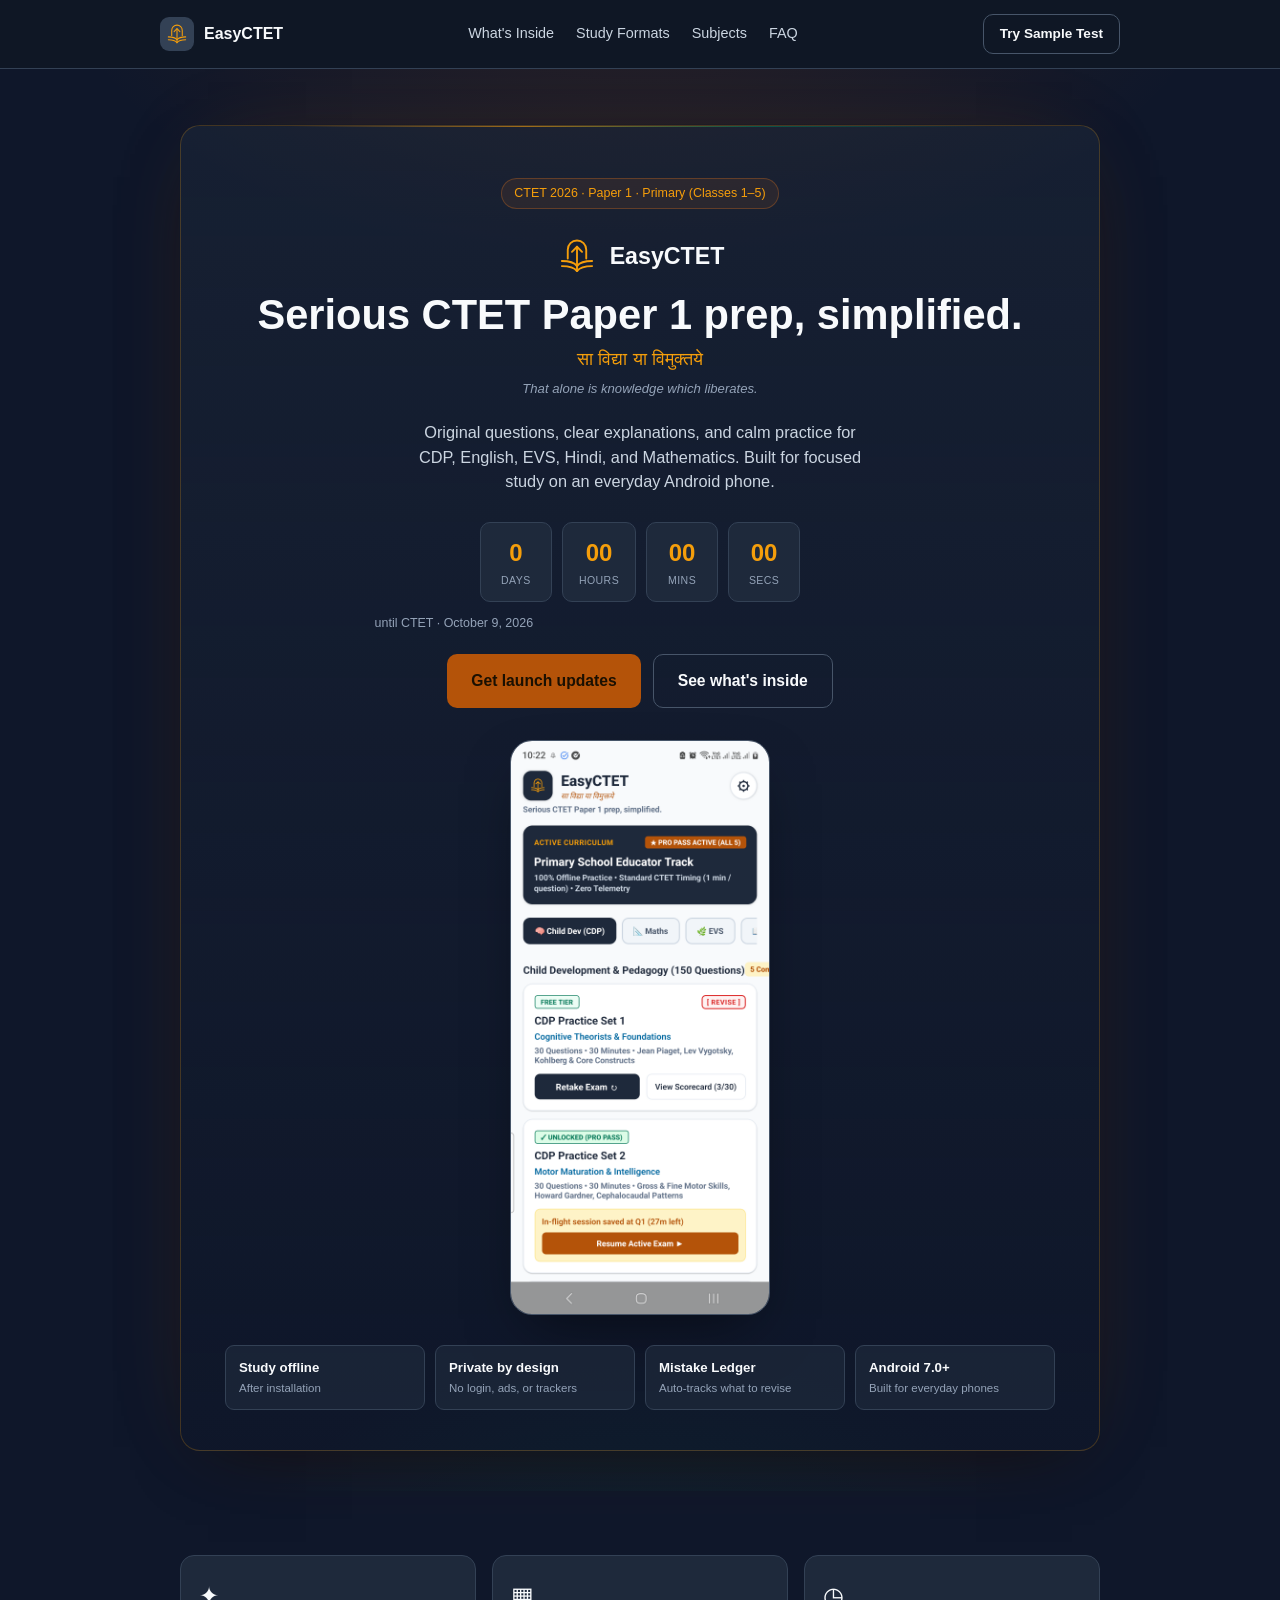
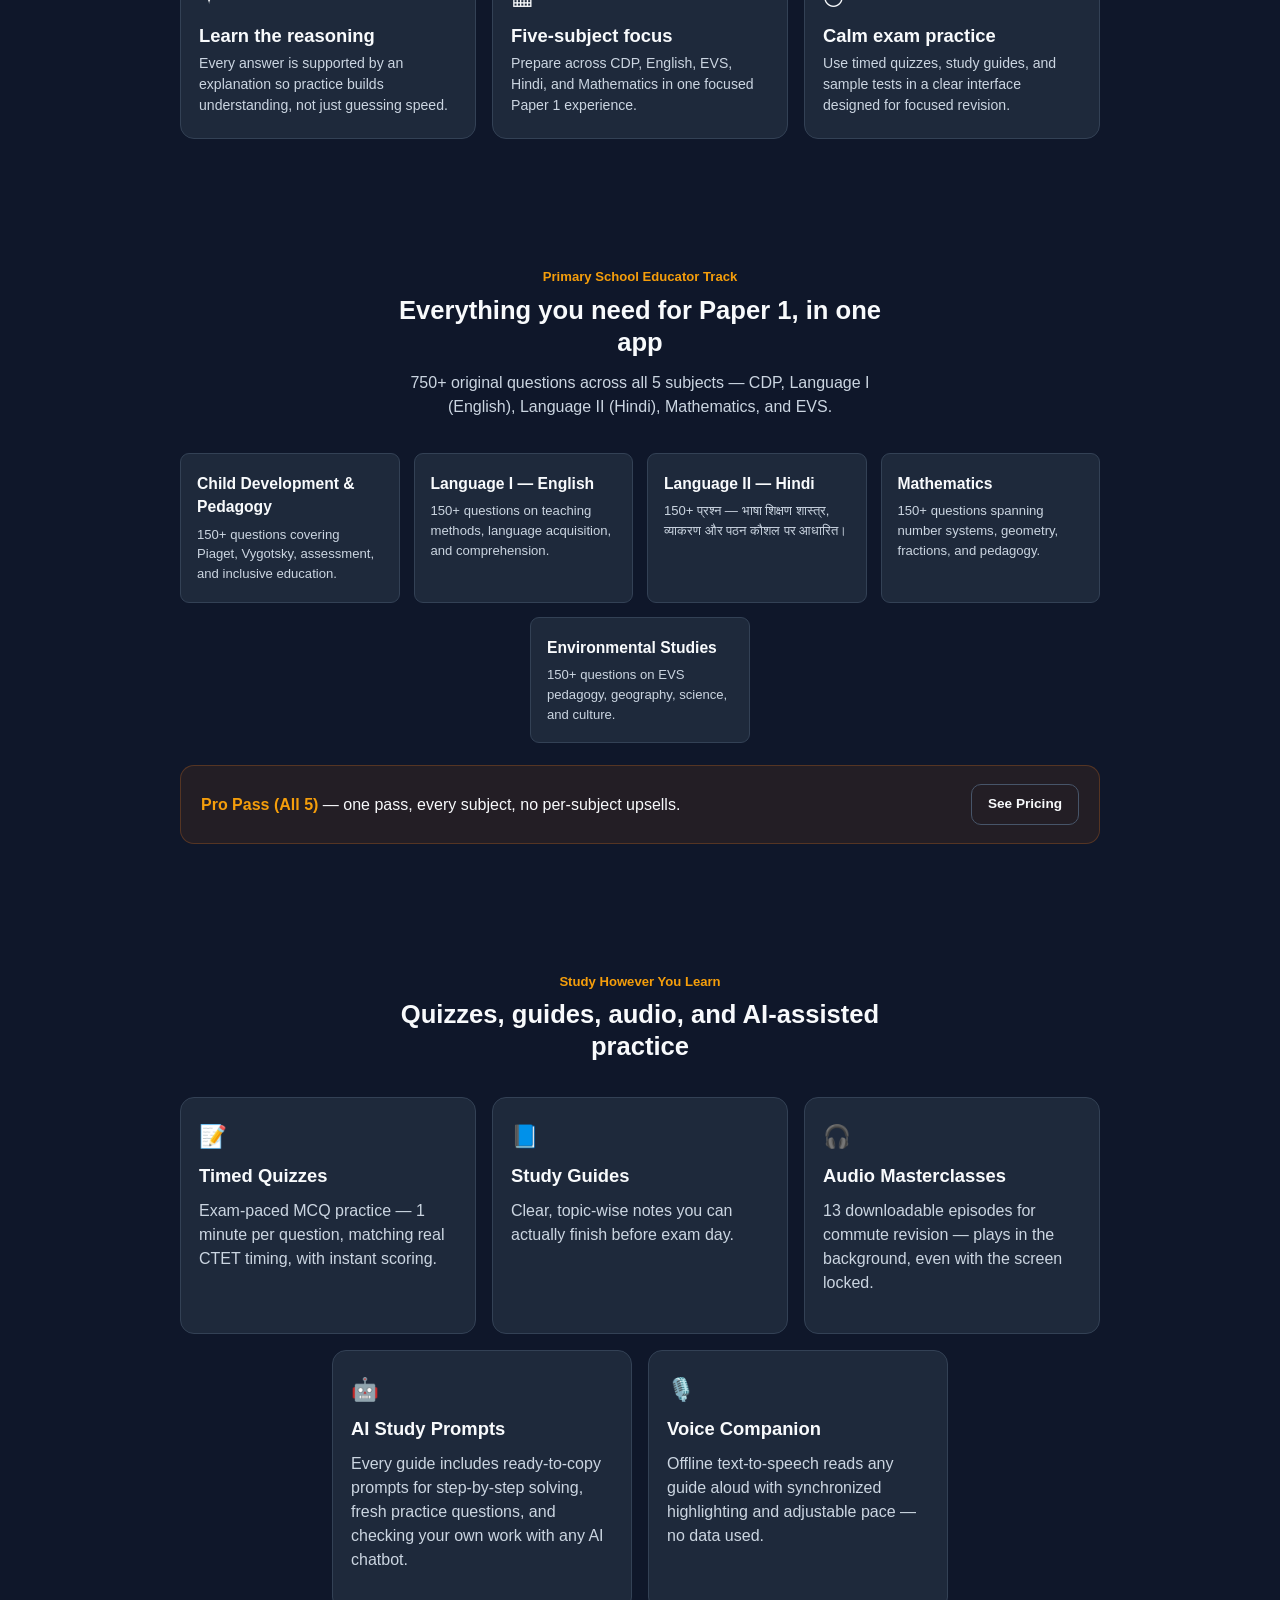
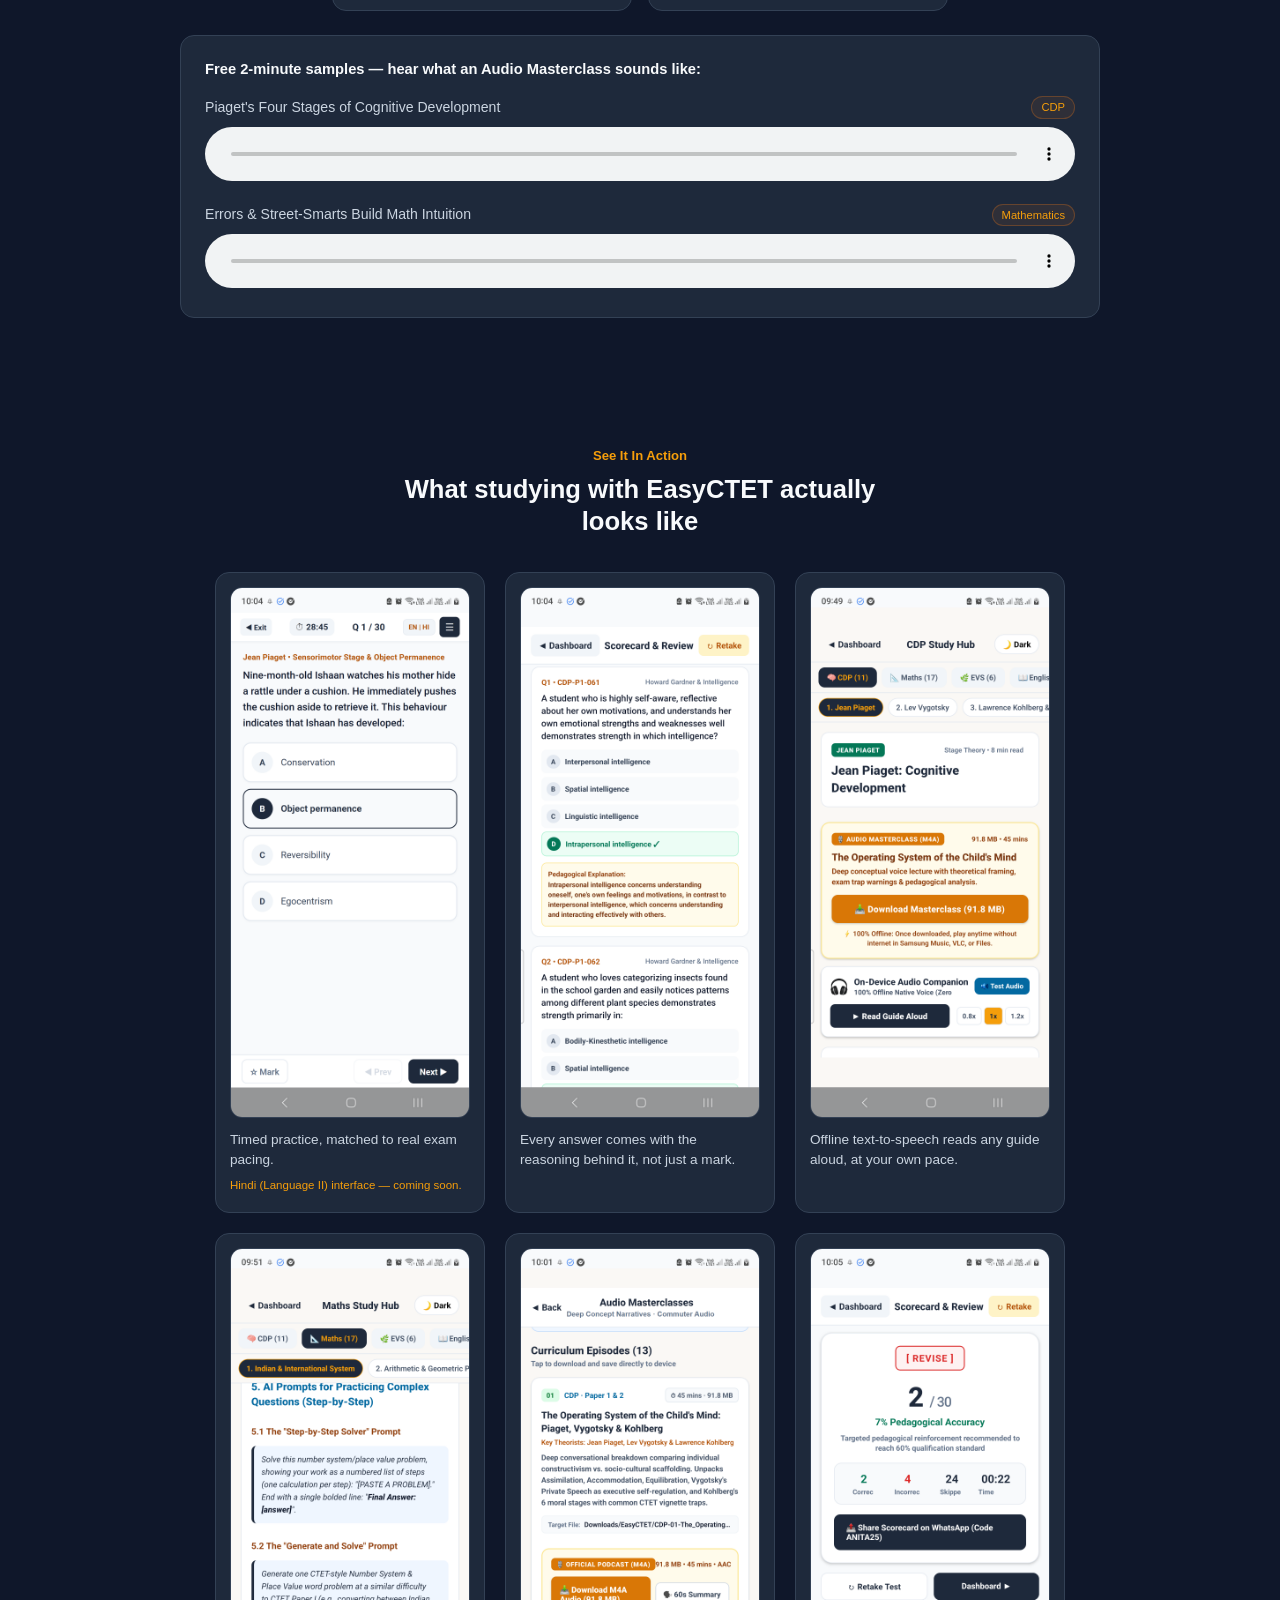
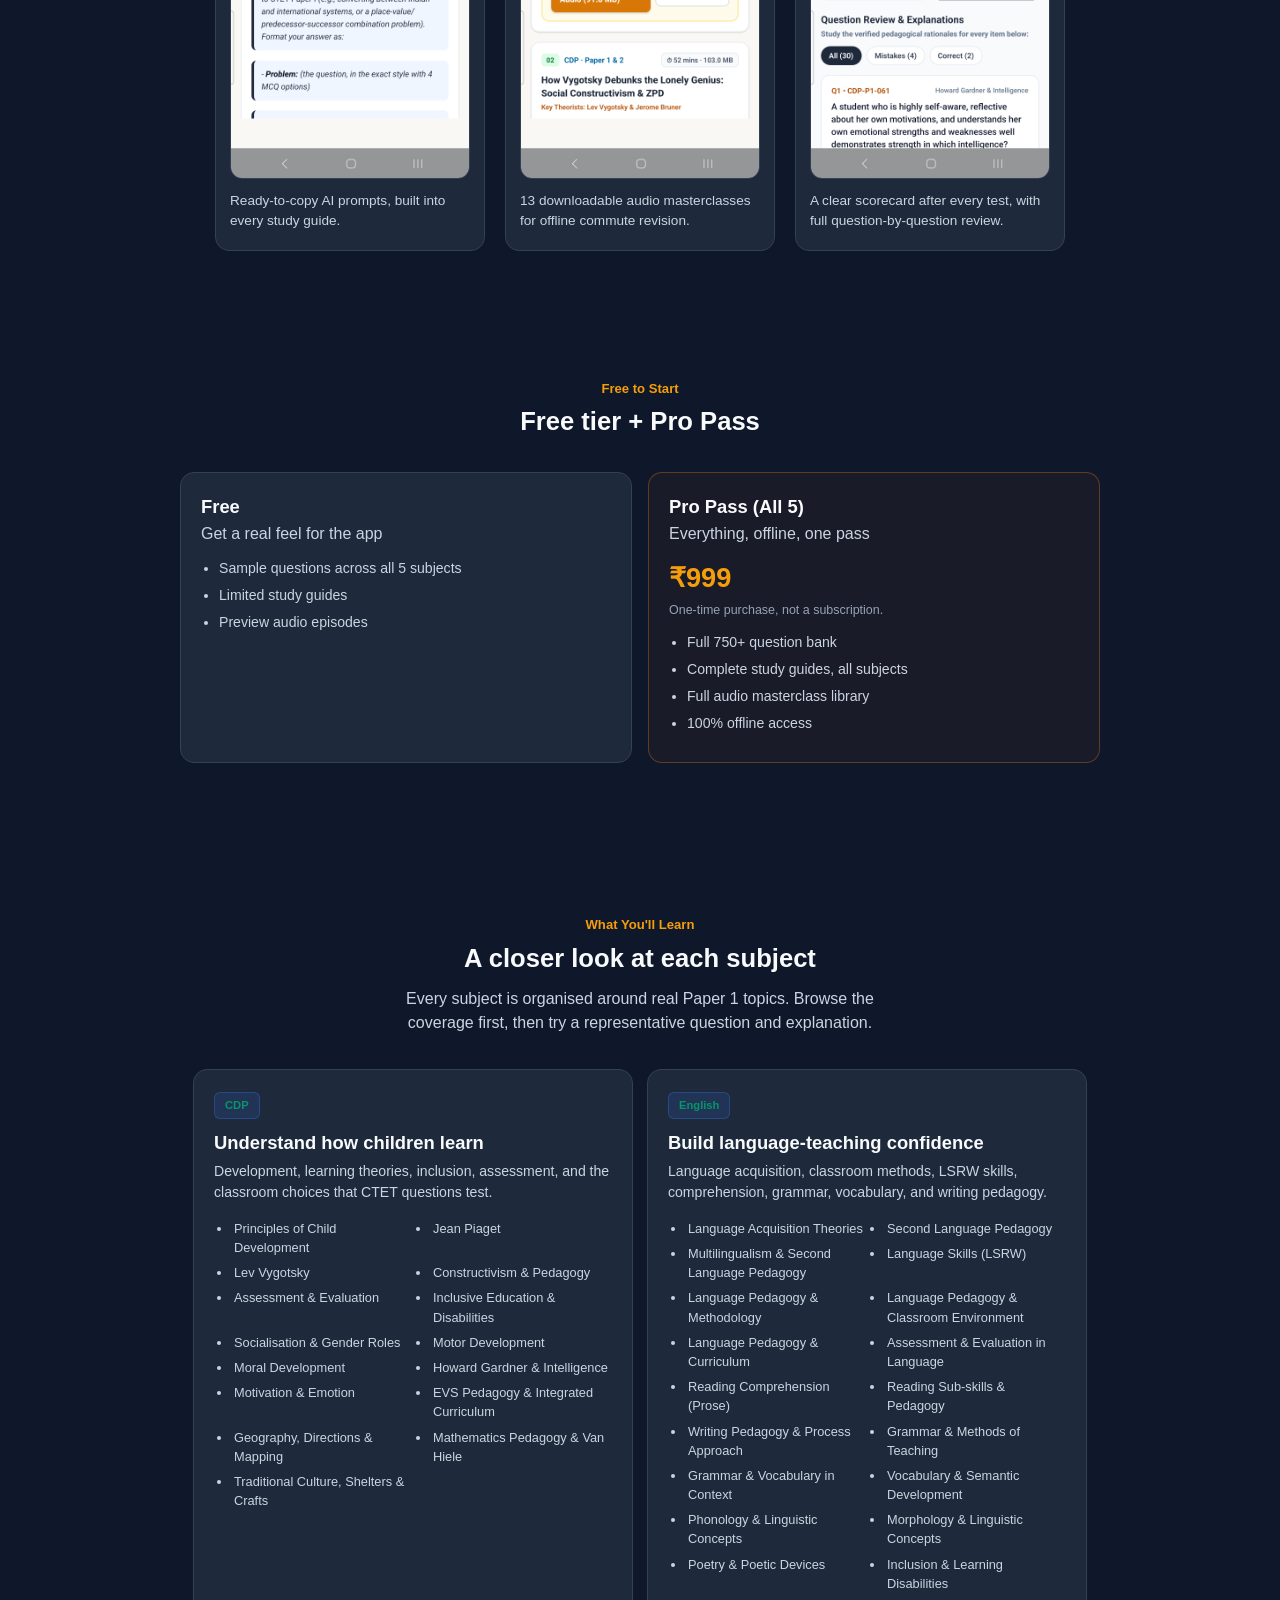
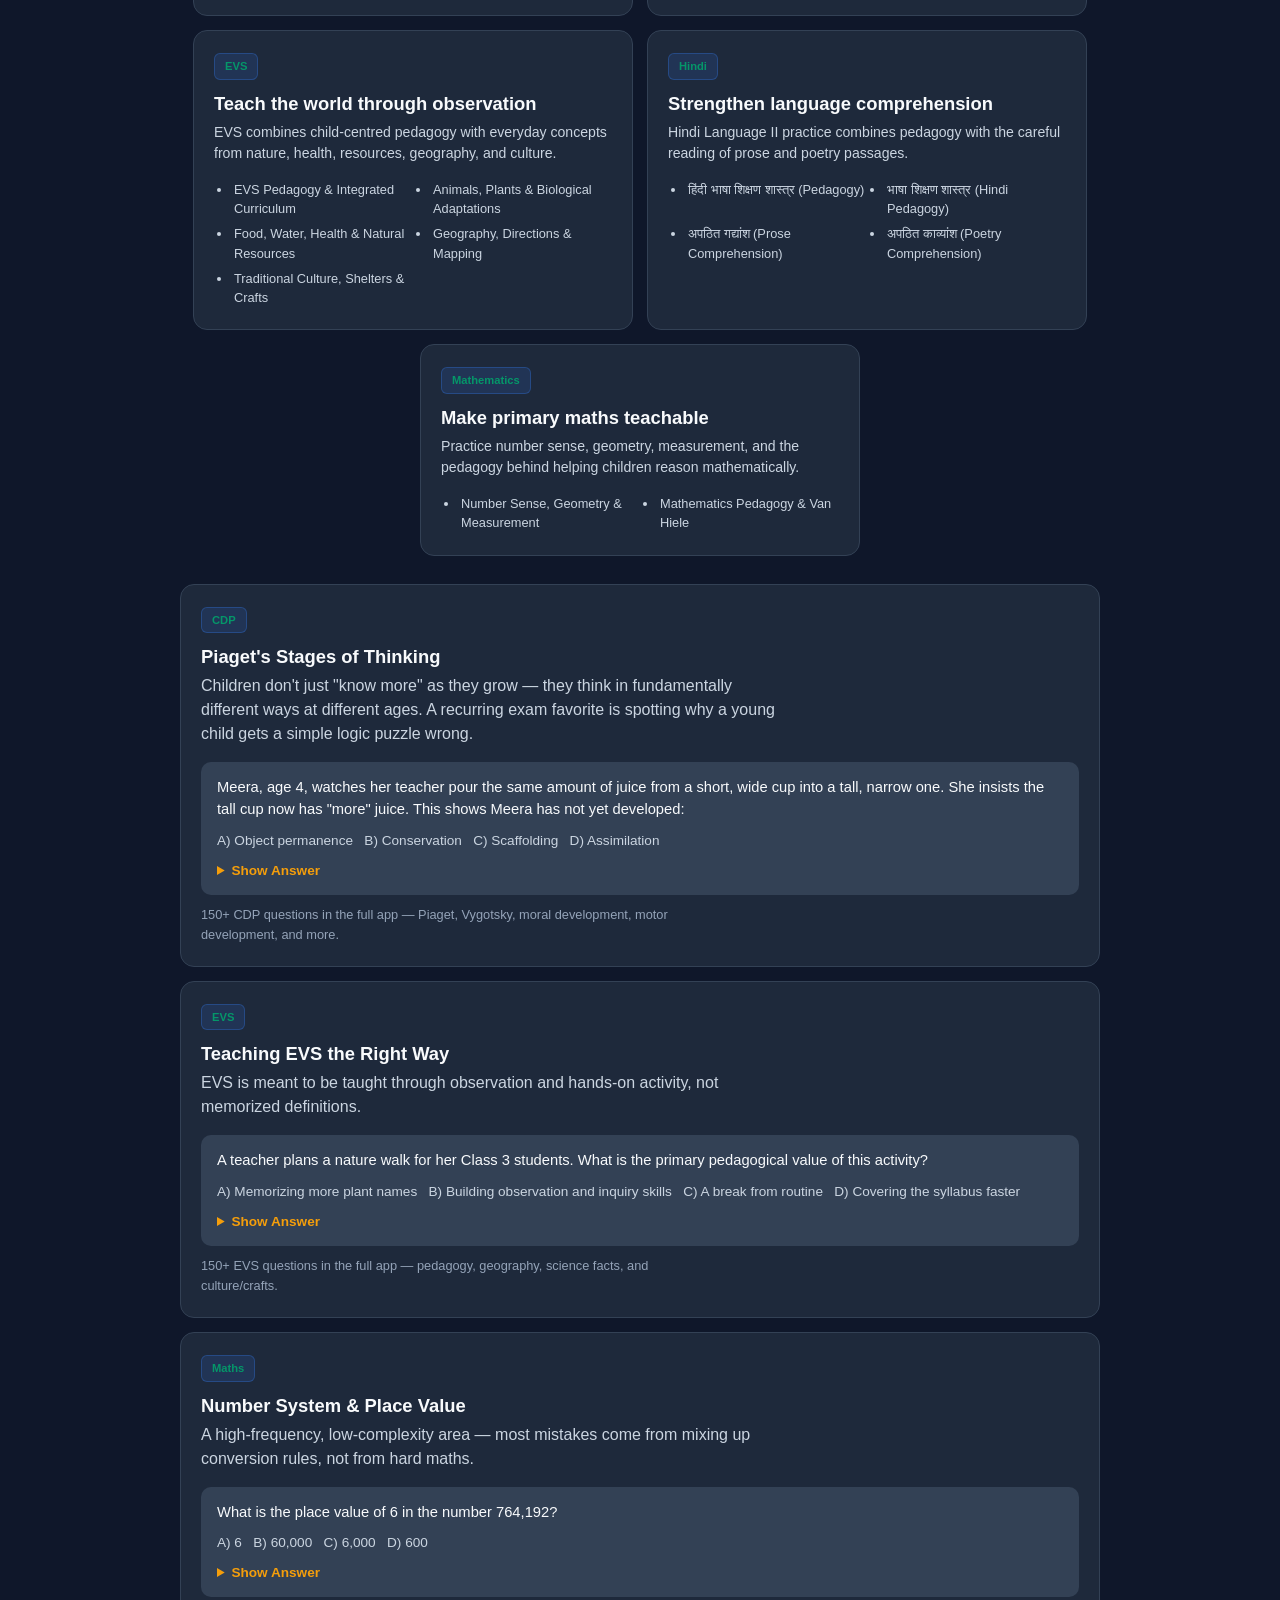
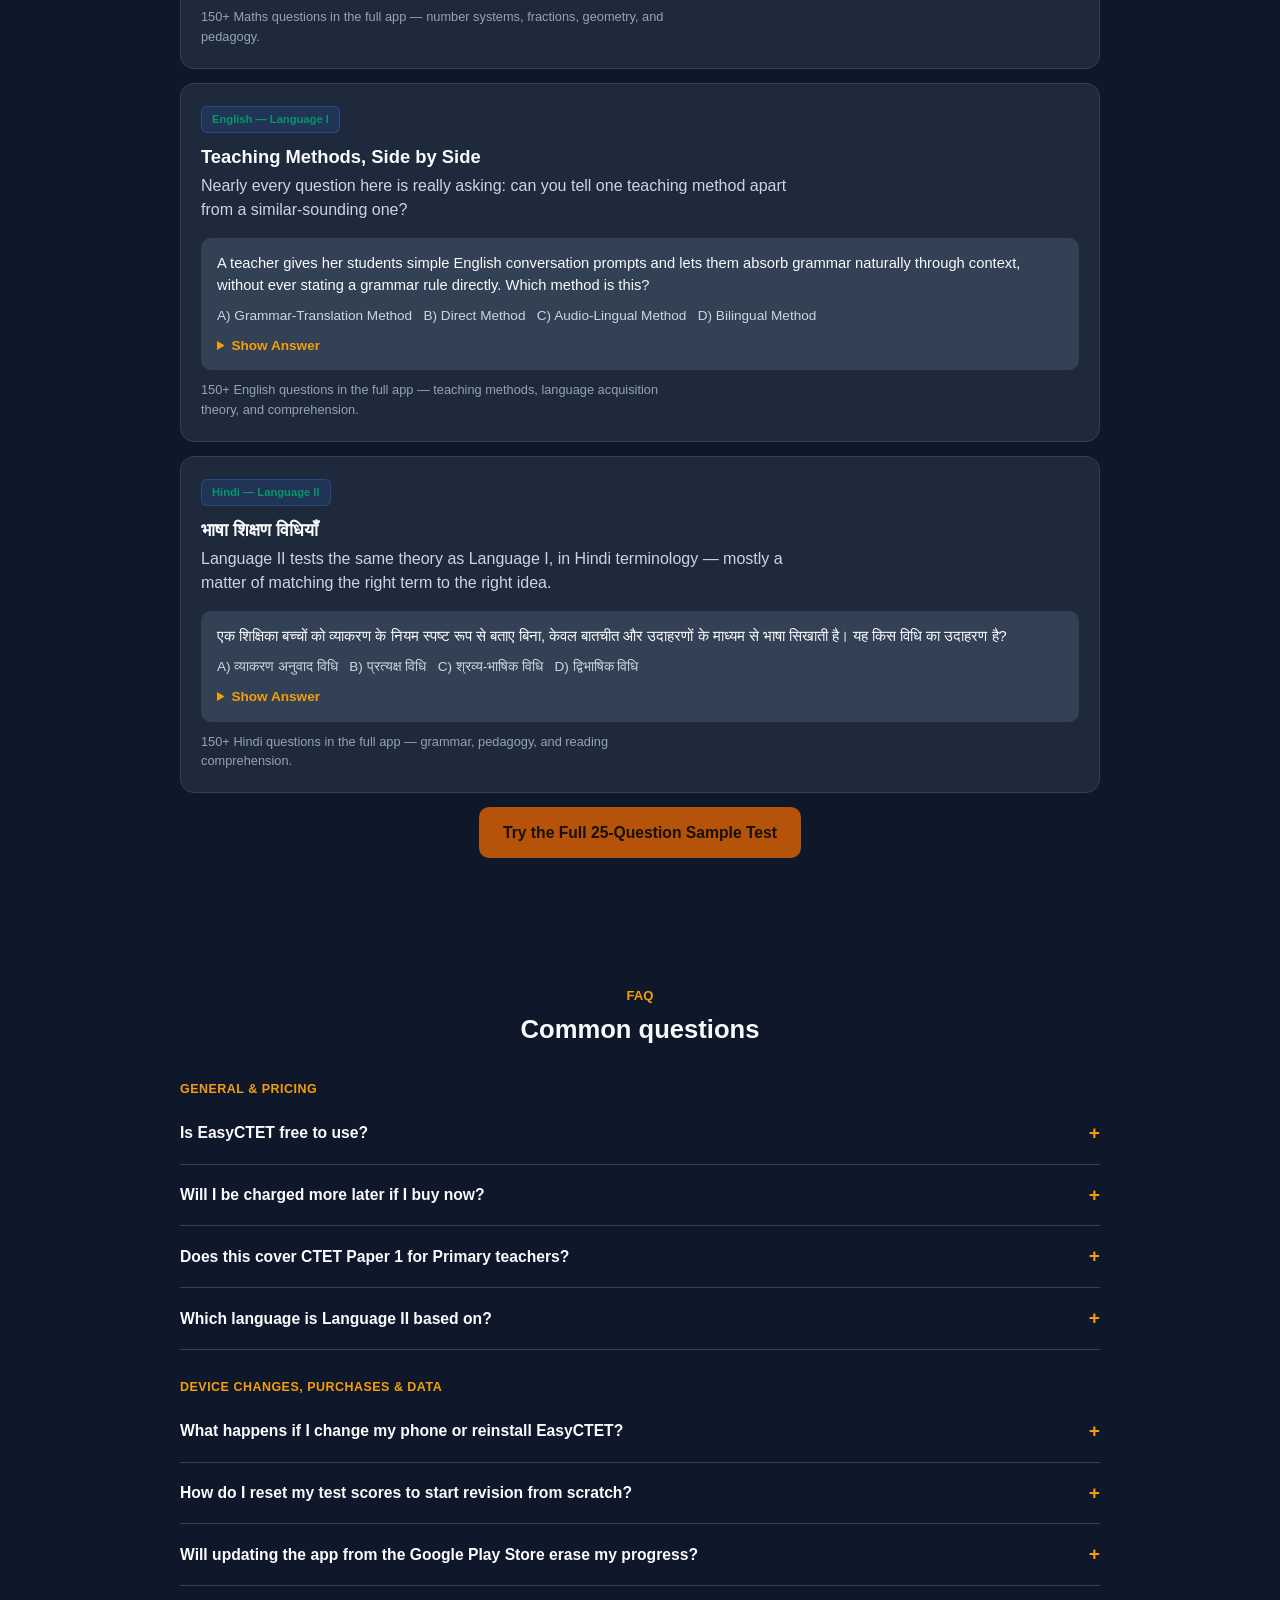
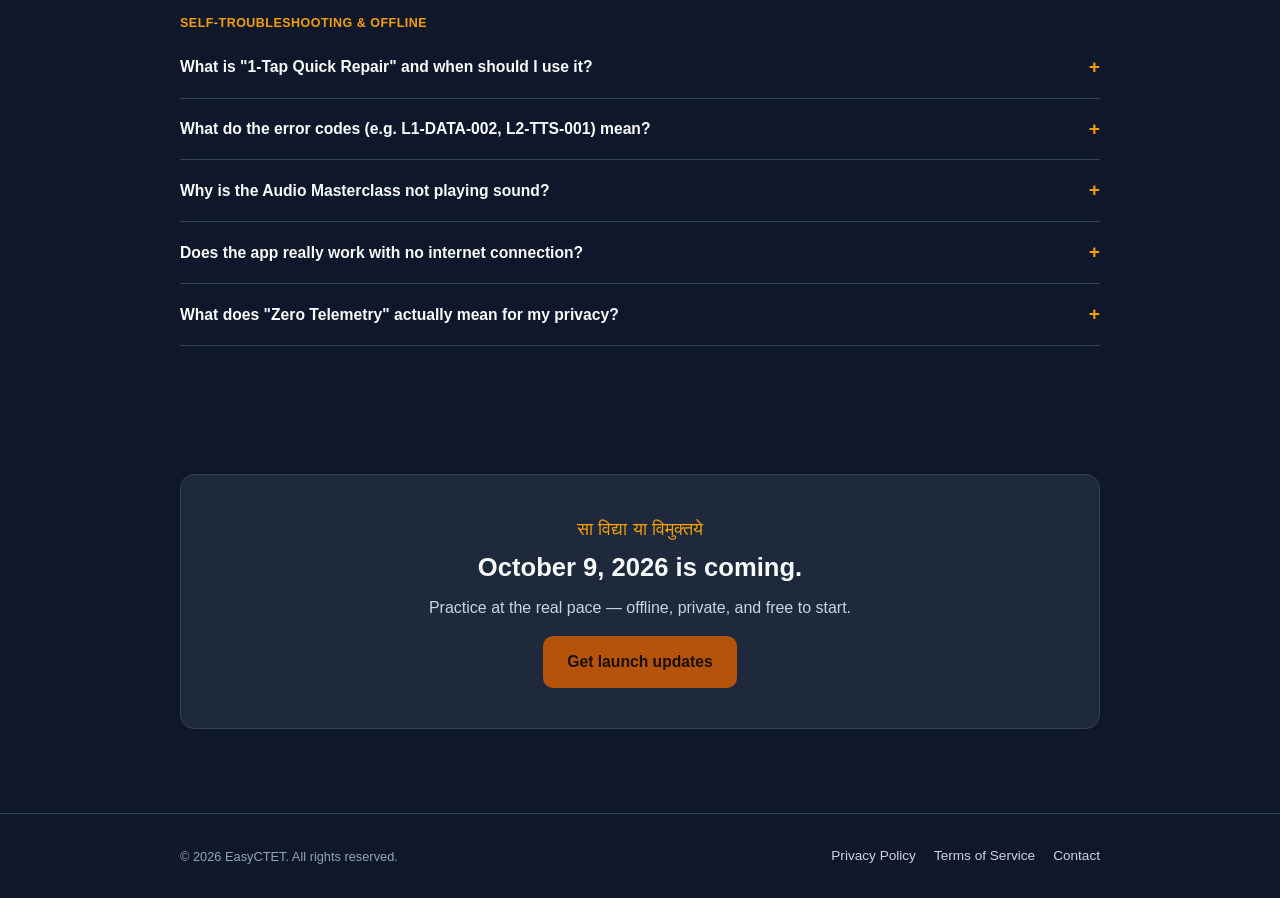
<file: website/index.html>
<!DOCTYPE html>
<html lang="en">
<head>
<meta charset="UTF-8">
<meta name="viewport" content="width=device-width, initial-scale=1.0">
<title>EasyCTET — CTET Paper 1 Prep, Offline &amp; Private</title>
<meta name="description" content="Serious CTET Paper 1 preparation across CDP, English (Language I), Hindi (Language II), Mathematics, and EVS. Study offline after installation with no in-app analytics or ad trackers.">
<link rel="stylesheet" href="assets/style.css">
</head>
<body>

<header class="site-header">
  <div class="wrap nav-row">
    <a href="index.html" class="brand">
      <div class="brand-icon">
        <img src="assets/easyctet-mark-gold.svg" alt="">
      </div>
      <span class="brand-name">EasyCTET</span>
    </a>
    <nav class="links">
      <a href="#whats-inside">What's Inside</a>
      <a href="#study">Study Formats</a>
      <a href="#learn">Subjects</a>
      <a href="#faq">FAQ</a>
    </nav>
    <div class="nav-cta">
      <a href="sample-test.html" class="btn btn-ghost compact-btn">Try Sample Test</a>
      <button class="menu-toggle" aria-label="Menu">☰</button>
    </div>
  </div>
</header>

<!-- HERO -->
<section class="hero">
  <div class="wrap">
    <div class="hero-frame">
    <span class="eyebrow">CTET 2026 · Paper 1 · Primary (Classes 1–5)</span>
    <div class="hero-lockup">
      <img src="assets/easyctet-mark-gold.svg" alt="">
      <span>EasyCTET</span>
    </div>
    <h1>Serious CTET Paper 1 prep, simplified.</h1>
    <div class="sanskrit">सा विद्या या विमुक्तये</div>
    <div class="sanskrit-translit">That alone is knowledge which liberates.</div>
    <p class="sub center">Original questions, clear explanations, and calm practice for CDP, English, EVS, Hindi, and Mathematics. Built for focused study on an everyday Android phone.</p>

    <div class="countdown" id="countdown">
      <div class="cd-box"><div class="num" data-d>–</div><div class="lbl">Days</div></div>
      <div class="cd-box"><div class="num" data-h>–</div><div class="lbl">Hours</div></div>
      <div class="cd-box"><div class="num" data-m>–</div><div class="lbl">Mins</div></div>
      <div class="cd-box"><div class="num" data-s>–</div><div class="lbl">Secs</div></div>
    </div>
    <p class="countdown-note">until CTET · October 9, 2026</p>

    <div class="btn-row hero-actions">
      <a href="mailto:support@easyctet.com?subject=EasyCTET%20launch%20updates" class="btn btn-primary">Get launch updates</a>
      <a href="#whats-inside" class="btn btn-ghost">See what's inside</a>
    </div>

    <div class="hero-mockup">
      <img src="assets/screenshots/dashboard.png" alt="EasyCTET app dashboard showing the Primary School Educator Track with CDP, Maths, and EVS practice sets">
    </div>

    <div class="hero-trust" aria-label="EasyCTET product commitments">
      <div class="hero-trust-item"><strong>Study offline</strong><span>After installation</span></div>
      <div class="hero-trust-item"><strong>Private by design</strong><span>No login, ads, or trackers</span></div>
      <div class="hero-trust-item"><strong>Mistake Ledger</strong><span>Auto-tracks what to revise</span></div>
      <div class="hero-trust-item"><strong>Android 7.0+</strong><span>Built for everyday phones</span></div>
    </div>
    </div>
  </div>
</section>

<!-- TRUST PILLARS -->
<section>
  <div class="wrap">
    <div class="pillars">
      <div class="pillar">
        <div class="icon">✦</div>
        <h3>Learn the reasoning</h3>
        <p>Every answer is supported by an explanation so practice builds understanding, not just guessing speed.</p>
      </div>
      <div class="pillar">
        <div class="icon">▦</div>
        <h3>Five-subject focus</h3>
        <p>Prepare across CDP, English, EVS, Hindi, and Mathematics in one focused Paper 1 experience.</p>
      </div>
      <div class="pillar">
        <div class="icon">◷</div>
        <h3>Calm exam practice</h3>
        <p>Use timed quizzes, study guides, and sample tests in a clear interface designed for focused revision.</p>
      </div>
    </div>
  </div>
</section>

<!-- WHAT'S INSIDE -->
<section id="whats-inside">
  <div class="wrap">
    <div class="section-head">
      <span class="tag">Primary School Educator Track</span>
      <h2>Everything you need for Paper 1, in one app</h2>
      <p class="center">750+ original questions across all 5 subjects — CDP, Language I (English), Language II (Hindi), Mathematics, and EVS.</p>
    </div>

    <div class="subject-grid">
      <div class="subject-card"><h4>Child Development &amp; Pedagogy</h4><p>150+ questions covering Piaget, Vygotsky, assessment, and inclusive education.</p></div>
      <div class="subject-card"><h4>Language I — English</h4><p>150+ questions on teaching methods, language acquisition, and comprehension.</p></div>
      <div class="subject-card"><h4>Language II — Hindi</h4><p>150+ प्रश्न — भाषा शिक्षण शास्त्र, व्याकरण और पठन कौशल पर आधारित।</p></div>
      <div class="subject-card"><h4>Mathematics</h4><p>150+ questions spanning number systems, geometry, fractions, and pedagogy.</p></div>
      <div class="subject-card"><h4>Environmental Studies</h4><p>150+ questions on EVS pedagogy, geography, science, and culture.</p></div>
    </div>

    <div class="propass-callout">
      <span><strong>Pro Pass (All 5)</strong> — one pass, every subject, no per-subject upsells.</span>
      <a href="#pricing" class="btn btn-ghost compact-btn">See Pricing</a>
    </div>
  </div>
</section>

<!-- STUDY FORMATS -->
<section id="study">
  <div class="wrap">
    <div class="section-head">
      <span class="tag">Study However You Learn</span>
      <h2>Quizzes, guides, audio, and AI-assisted practice</h2>
    </div>
    <div class="format-grid">
      <div class="format-card">
        <div class="icon">📝</div>
        <h3>Timed Quizzes</h3>
        <p>Exam-paced MCQ practice — 1 minute per question, matching real CTET timing, with instant scoring.</p>
      </div>
      <div class="format-card">
        <div class="icon">📘</div>
        <h3>Study Guides</h3>
        <p>Clear, topic-wise notes you can actually finish before exam day.</p>
      </div>
      <div class="format-card">
        <div class="icon">🎧</div>
        <h3>Audio Masterclasses</h3>
        <p>13 downloadable episodes for commute revision — plays in the background, even with the screen locked.</p>
      </div>
      <div class="format-card">
        <div class="icon">🤖</div>
        <h3>AI Study Prompts</h3>
        <p>Every guide includes ready-to-copy prompts for step-by-step solving, fresh practice questions, and checking your own work with any AI chatbot.</p>
      </div>
      <div class="format-card">
        <div class="icon">🎙️</div>
        <h3>Voice Companion</h3>
        <p>Offline text-to-speech reads any guide aloud with synchronized highlighting and adjustable pace — no data used.</p>
      </div>
    </div>

    <div class="audio-samples">
      <p class="audio-samples-intro">Free 2-minute samples — hear what an Audio Masterclass sounds like:</p>
      <div class="audio-sample">
        <div class="audio-sample-title"><span>Piaget's Four Stages of Cognitive Development</span><span class="audio-sample-tag">CDP</span></div>
        <audio controls preload="none" src="assets/audio/piaget-four-stages-sample.m4a"></audio>
      </div>
      <div class="audio-sample">
        <div class="audio-sample-title"><span>Errors &amp; Street-Smarts Build Math Intuition</span><span class="audio-sample-tag">Mathematics</span></div>
        <audio controls preload="none" src="assets/audio/errors-street-smarts-math-sample.m4a"></audio>
      </div>
    </div>
  </div>
</section>

<!-- SEE IT IN ACTION -->
<section id="screenshots">
  <div class="wrap">
    <div class="section-head">
      <span class="tag">See It In Action</span>
      <h2>What studying with EasyCTET actually looks like</h2>
    </div>
    <div class="shot-grid">
      <figure class="shot-card">
        <img src="assets/screenshots/quiz-screen.png" alt="A CTET-style CDP question on Piaget's object permanence, with a 30-minute timer and question 1 of 30">
        <figcaption>Timed practice, matched to real exam pacing. <span class="shot-note">Hindi (Language II) interface — coming soon.</span></figcaption>
      </figure>
      <figure class="shot-card">
        <img src="assets/screenshots/solution-explanation.png" alt="Scorecard and review screen showing a question with the correct answer marked and a pedagogical explanation">
        <figcaption>Every answer comes with the reasoning behind it, not just a mark.</figcaption>
      </figure>
      <figure class="shot-card">
        <img src="assets/screenshots/voice-companion.png" alt="Study guide screen with an on-device audio companion, adjustable playback speed, and a Read Guide Aloud button">
        <figcaption>Offline text-to-speech reads any guide aloud, at your own pace.</figcaption>
      </figure>
      <figure class="shot-card">
        <img src="assets/screenshots/ai-study-prompts.png" alt="Study guide section showing ready-to-copy AI prompts for step-by-step problem solving">
        <figcaption>Ready-to-copy AI prompts, built into every study guide.</figcaption>
      </figure>
      <figure class="shot-card">
        <img src="assets/screenshots/masterclass-episodes.png" alt="Audio Masterclasses list showing downloadable episodes with runtime and file size">
        <figcaption>13 downloadable audio masterclasses for offline commute revision.</figcaption>
      </figure>
      <figure class="shot-card">
        <img src="assets/screenshots/scorecard-summary.png" alt="Scorecard summary screen showing a completed test result with correct, incorrect, and skipped counts">
        <figcaption>A clear scorecard after every test, with full question-by-question review.</figcaption>
      </figure>
    </div>
  </div>
</section>

<!-- PRICING -->
<section id="pricing">
  <div class="wrap">
    <div class="section-head">
      <span class="tag">Free to Start</span>
      <h2>Free tier + Pro Pass</h2>
    </div>
    <div class="pricing-grid">
      <div class="price-card">
        <h3>Free</h3>
        <p class="card-subtitle">Get a real feel for the app</p>
        <ul>
          <li>Sample questions across all 5 subjects</li>
          <li>Limited study guides</li>
          <li>Preview audio episodes</li>
        </ul>
      </div>
      <div class="price-card pro">
        <h3>Pro Pass (All 5)</h3>
        <p class="card-subtitle">Everything, offline, one pass</p>
        <div class="price-row"><span class="price-new" data-pricing-amount>₹299</span></div>
        <p class="price-code" data-pricing-note>Early-bird price — through Oct 10, 2026. One-time purchase, not a subscription.</p>
        <ul>
          <li>Full 750+ question bank</li>
          <li>Complete study guides, all subjects</li>
          <li>Full audio masterclass library</li>
          <li>100% offline access</li>
        </ul>
      </div>
    </div>
  </div>
</section>

<!-- SUBJECT-WISE LEARN SECTION -->
<section id="learn">
  <div class="wrap">
    <div class="section-head">
      <span class="tag">What You'll Learn</span>
      <h2>A closer look at each subject</h2>
      <p class="center">Every subject is organised around real Paper 1 topics. Browse the coverage first, then try a representative question and explanation.</p>
    </div>

    <div class="coverage-grid" aria-label="Paper 1 subject coverage">
      <article class="coverage-card">
        <span class="subject-pill">CDP</span>
        <h3>Understand how children learn</h3>
        <p>Development, learning theories, inclusion, assessment, and the classroom choices that CTET questions test.</p>
        <ul class="topic-list">
          <li>Principles of Child Development</li>
          <li>Jean Piaget</li>
          <li>Lev Vygotsky</li>
          <li>Constructivism &amp; Pedagogy</li>
          <li>Assessment &amp; Evaluation</li>
          <li>Inclusive Education &amp; Disabilities</li>
          <li>Socialisation &amp; Gender Roles</li>
          <li>Motor Development</li>
          <li>Moral Development</li>
          <li>Howard Gardner &amp; Intelligence</li>
          <li>Motivation &amp; Emotion</li>
          <li>EVS Pedagogy &amp; Integrated Curriculum</li>
          <li>Geography, Directions &amp; Mapping</li>
          <li>Mathematics Pedagogy &amp; Van Hiele</li>
          <li>Traditional Culture, Shelters &amp; Crafts</li>
        </ul>
      </article>

      <article class="coverage-card">
        <span class="subject-pill">English</span>
        <h3>Build language-teaching confidence</h3>
        <p>Language acquisition, classroom methods, LSRW skills, comprehension, grammar, vocabulary, and writing pedagogy.</p>
        <ul class="topic-list">
          <li>Language Acquisition Theories</li>
          <li>Second Language Pedagogy</li>
          <li>Multilingualism &amp; Second Language Pedagogy</li>
          <li>Language Skills (LSRW)</li>
          <li>Language Pedagogy &amp; Methodology</li>
          <li>Language Pedagogy &amp; Classroom Environment</li>
          <li>Language Pedagogy &amp; Curriculum</li>
          <li>Assessment &amp; Evaluation in Language</li>
          <li>Reading Comprehension (Prose)</li>
          <li>Reading Sub-skills &amp; Pedagogy</li>
          <li>Writing Pedagogy &amp; Process Approach</li>
          <li>Grammar &amp; Methods of Teaching</li>
          <li>Grammar &amp; Vocabulary in Context</li>
          <li>Vocabulary &amp; Semantic Development</li>
          <li>Phonology &amp; Linguistic Concepts</li>
          <li>Morphology &amp; Linguistic Concepts</li>
          <li>Poetry &amp; Poetic Devices</li>
          <li>Inclusion &amp; Learning Disabilities</li>
        </ul>
      </article>

      <article class="coverage-card">
        <span class="subject-pill">EVS</span>
        <h3>Teach the world through observation</h3>
        <p>EVS combines child-centred pedagogy with everyday concepts from nature, health, resources, geography, and culture.</p>
        <ul class="topic-list">
          <li>EVS Pedagogy &amp; Integrated Curriculum</li>
          <li>Animals, Plants &amp; Biological Adaptations</li>
          <li>Food, Water, Health &amp; Natural Resources</li>
          <li>Geography, Directions &amp; Mapping</li>
          <li>Traditional Culture, Shelters &amp; Crafts</li>
        </ul>
      </article>

      <article class="coverage-card">
        <span class="subject-pill">Hindi</span>
        <h3>Strengthen language comprehension</h3>
        <p>Hindi Language II practice combines pedagogy with the careful reading of prose and poetry passages.</p>
        <ul class="topic-list">
          <li>हिंदी भाषा शिक्षण शास्त्र (Pedagogy)</li>
          <li>भाषा शिक्षण शास्त्र (Hindi Pedagogy)</li>
          <li>अपठित गद्यांश (Prose Comprehension)</li>
          <li>अपठित काव्यांश (Poetry Comprehension)</li>
        </ul>
      </article>

      <article class="coverage-card">
        <span class="subject-pill">Mathematics</span>
        <h3>Make primary maths teachable</h3>
        <p>Practice number sense, geometry, measurement, and the pedagogy behind helping children reason mathematically.</p>
        <ul class="topic-list">
          <li>Number Sense, Geometry &amp; Measurement</li>
          <li>Mathematics Pedagogy &amp; Van Hiele</li>
        </ul>
      </article>
    </div>

    <div class="topic-block">
      <span class="subject-pill">CDP</span>
      <h3>Piaget's Stages of Thinking</h3>
      <p>Children don't just "know more" as they grow — they think in fundamentally different ways at different ages. A recurring exam favorite is spotting why a young child gets a simple logic puzzle wrong.</p>
      <div class="sample-q">
        <div class="q">Meera, age 4, watches her teacher pour the same amount of juice from a short, wide cup into a tall, narrow one. She insists the tall cup now has "more" juice. This shows Meera has not yet developed:</div>
        <div class="opts">A) Object permanence &nbsp; B) Conservation &nbsp; C) Scaffolding &nbsp; D) Assimilation</div>
        <details><summary>Show Answer</summary>
          <div class="answer"><strong>B — Conservation.</strong> Meera is focusing only on the height of the liquid (centration) and hasn't yet grasped that quantity stays the same despite a change in appearance.</div>
        </details>
      </div>
      <p class="gate-line">150+ CDP questions in the full app — Piaget, Vygotsky, moral development, motor development, and more.</p>
    </div>

    <div class="topic-block">
      <span class="subject-pill">EVS</span>
      <h3>Teaching EVS the Right Way</h3>
      <p>EVS is meant to be taught through observation and hands-on activity, not memorized definitions.</p>
      <div class="sample-q">
        <div class="q">A teacher plans a nature walk for her Class 3 students. What is the primary pedagogical value of this activity?</div>
        <div class="opts">A) Memorizing more plant names &nbsp; B) Building observation and inquiry skills &nbsp; C) A break from routine &nbsp; D) Covering the syllabus faster</div>
        <details><summary>Show Answer</summary>
          <div class="answer"><strong>B.</strong> Field-based activities in EVS are valued for developing observation and inquiry, not rote memorization.</div>
        </details>
      </div>
      <p class="gate-line">150+ EVS questions in the full app — pedagogy, geography, science facts, and culture/crafts.</p>
    </div>

    <div class="topic-block">
      <span class="subject-pill">Maths</span>
      <h3>Number System &amp; Place Value</h3>
      <p>A high-frequency, low-complexity area — most mistakes come from mixing up conversion rules, not from hard maths.</p>
      <div class="sample-q">
        <div class="q">What is the place value of 6 in the number 764,192?</div>
        <div class="opts">A) 6 &nbsp; B) 60,000 &nbsp; C) 6,000 &nbsp; D) 600</div>
        <details><summary>Show Answer</summary>
          <div class="answer"><strong>B — 60,000.</strong> The digit 6 is in the ten-thousands place.</div>
        </details>
      </div>
      <p class="gate-line">150+ Maths questions in the full app — number systems, fractions, geometry, and pedagogy.</p>
    </div>

    <div class="topic-block">
      <span class="subject-pill">English — Language I</span>
      <h3>Teaching Methods, Side by Side</h3>
      <p>Nearly every question here is really asking: can you tell one teaching method apart from a similar-sounding one?</p>
      <div class="sample-q">
        <div class="q">A teacher gives her students simple English conversation prompts and lets them absorb grammar naturally through context, without ever stating a grammar rule directly. Which method is this?</div>
        <div class="opts">A) Grammar-Translation Method &nbsp; B) Direct Method &nbsp; C) Audio-Lingual Method &nbsp; D) Bilingual Method</div>
        <details><summary>Show Answer</summary>
          <div class="answer"><strong>B — Direct Method.</strong> It relies on exposure and context in the target language, without explicit rule-teaching or translation.</div>
        </details>
      </div>
      <p class="gate-line">150+ English questions in the full app — teaching methods, language acquisition theory, and comprehension.</p>
    </div>

    <div class="topic-block">
      <span class="subject-pill">Hindi — Language II</span>
      <h3>भाषा शिक्षण विधियाँ</h3>
      <p>Language II tests the same theory as Language I, in Hindi terminology — mostly a matter of matching the right term to the right idea.</p>
      <div class="sample-q">
        <div class="q">एक शिक्षिका बच्चों को व्याकरण के नियम स्पष्ट रूप से बताए बिना, केवल बातचीत और उदाहरणों के माध्यम से भाषा सिखाती है। यह किस विधि का उदाहरण है?</div>
        <div class="opts">A) व्याकरण अनुवाद विधि &nbsp; B) प्रत्यक्ष विधि &nbsp; C) श्रव्य-भाषिक विधि &nbsp; D) द्विभाषिक विधि</div>
        <details><summary>Show Answer</summary>
          <div class="answer"><strong>B — प्रत्यक्ष विधि (Direct Method)।</strong> स्पष्ट नियम बताए बिना, संदर्भ और उदाहरणों के माध्यम से भाषा सिखाना इस विधि की मुख्य विशेषता है।</div>
        </details>
      </div>
      <p class="gate-line">150+ Hindi questions in the full app — grammar, pedagogy, and reading comprehension.</p>
    </div>

    <div class="btn-row center section-cta">
      <a href="sample-test.html" class="btn btn-primary">Try the Full 25-Question Sample Test</a>
    </div>
  </div>
</section>

<!-- FAQ -->
<section id="faq">
  <div class="wrap">
    <div class="section-head">
      <span class="tag">FAQ</span>
      <h2>Common questions</h2>
    </div>

    <p class="faq-category">General &amp; Pricing</p>
    <div class="faq-item">
      <div class="faq-q"><span>Is EasyCTET free to use?</span><span class="plus">+</span></div>
      <div class="faq-a" data-faq-pricing>Yes. You can practice sample questions across all 5 subjects, read introductory study guides, and preview audio masterclasses for free without registering an account. For a limited time — until <strong>October 10, 2026</strong> — the full Pro Pass (all 5 Paper 1 subjects, 750+ questions, complete audio library, unlimited mock exams) is a one-time purchase of <strong>₹299</strong>. From October 11, 2026, the price moves to <strong>₹999</strong>. There are no recurring subscriptions.</div>
    </div>
    <div class="faq-item">
      <div class="faq-q"><span>Will I be charged more later if I buy now?</span><span class="plus">+</span></div>
      <div class="faq-a">No. Whatever price is active in Google Play at the moment you purchase is locked in for life on your account. If you buy during a launch or early-bird offer, you keep that price forever — no top-up, no re-purchase, ever, even after the standard price rises.</div>
    </div>
    <div class="faq-item">
      <div class="faq-q"><span>Does this cover CTET Paper 1 for Primary teachers?</span><span class="plus">+</span></div>
      <div class="faq-a">Yes — EasyCTET's initial launch is focused specifically on CTET Paper 1, Primary level (Classes 1–5), in English medium, covering all 5 subjects: CDP, Language I, Language II, Mathematics, and EVS.</div>
    </div>
    <div class="faq-item">
      <div class="faq-q"><span>Which language is Language II based on?</span><span class="plus">+</span></div>
      <div class="faq-a">Language II is Hindi.</div>
    </div>

    <p class="faq-category">Device Changes, Purchases &amp; Data</p>
    <div class="faq-item">
      <div class="faq-q"><span>What happens if I change my phone or reinstall EasyCTET?</span><span class="plus">+</span></div>
      <div class="faq-a">Your Pro Pass is linked to your Google Play account, not the physical phone. Install EasyCTET on your new device using the same Google account, then go to Settings &gt; Restore Purchases — your pass activates immediately at no extra charge. Because EasyCTET keeps everything on-device rather than on a central server, your test scores and mistake ledger stay on your old phone and start fresh on the new one.</div>
    </div>
    <div class="faq-item">
      <div class="faq-q"><span>How do I reset my test scores to start revision from scratch?</span><span class="plus">+</span></div>
      <div class="faq-a">Go to Settings &gt; Data Management &gt; Reset All Local Progress &amp; Scores. This clears your mock test history and mistake ledger while keeping your unlocked Pro Pass safe.</div>
    </div>
    <div class="faq-item">
      <div class="faq-q"><span>Will updating the app from the Google Play Store erase my progress?</span><span class="plus">+</span></div>
      <div class="faq-a">No. Standard updates from Google Play refresh the app code and question bank while preserving your existing scores, saved progress, and purchase.</div>
    </div>

    <p class="faq-category">Self-Troubleshooting &amp; Offline</p>
    <div class="faq-item">
      <div class="faq-q"><span>What is "1-Tap Quick Repair" and when should I use it?</span><span class="plus">+</span></div>
      <div class="faq-a">If an exam session ever freezes or questions load oddly, you don't need to reinstall or email support. Go to Settings &gt; 1-Tap Quick Repair — it re-verifies the question vault and clears stale session cache in under 1 second, without erasing your past scores.</div>
    </div>
    <div class="faq-item">
      <div class="faq-q"><span>What do the error codes (e.g. L1-DATA-002, L2-TTS-001) mean?</span><span class="plus">+</span></div>
      <div class="faq-a">EasyCTET uses on-device diagnostic codes so you always know what's happening, even offline: <strong>L0-OK-000</strong> means everything is healthy; <strong>L1-DATA-002</strong> is a session data glitch, fixed by 1-Tap Quick Repair; <strong>L2-TTS-001</strong> means a device audio/speech issue — check Text-to-Speech is enabled in Android Settings; <strong>L3-BILL-001</strong> means Google Play couldn't be reached — check your connection and retry. You can also tap "Draft Diagnostic Email" in Settings to send a pre-filled report to support.</div>
    </div>
    <div class="faq-item">
      <div class="faq-q"><span>Why is the Audio Masterclass not playing sound?</span><span class="plus">+</span></div>
      <div class="faq-a">EasyCTET uses your Android device's built-in Text-to-Speech engine so audio works fully offline without using mobile data. If you hear nothing, check your media volume, and make sure Text-to-Speech output (Google Speech Services or your phone's built-in TTS) is enabled under Android Settings &gt; System &gt; Languages &amp; Input.</div>
    </div>
    <div class="faq-item">
      <div class="faq-q"><span>Does the app really work with no internet connection?</span><span class="plus">+</span></div>
      <div class="faq-a">Yes. Once installed, every question, study guide, and audio masterclass works fully offline — no signal needed to practice. The only moment an internet connection is used is a brief handshake with Google Play when you purchase or tap "Restore Purchases."</div>
    </div>
    <div class="faq-item">
      <div class="faq-q"><span>What does "Zero Telemetry" actually mean for my privacy?</span><span class="plus">+</span></div>
      <div class="faq-a">We don't collect analytics on how you use the app, don't use ad trackers, and don't sell or share your data — there's no central server logging your test attempts. You never need to create an account or provide an email or phone number. Your study progress stays on your own device. See our <a href="privacy-policy.html">Privacy Policy</a> for full details.</div>
    </div>
  </div>
</section>

<!-- FINAL CTA -->
<section>
  <div class="wrap">
    <div class="final-cta">
      <div class="sanskrit final-sanskrit">सा विद्या या विमुक्तये</div>
      <h2>October 9, 2026 is coming.</h2>
      <p class="center">Practice at the real pace — offline, private, and free to start.</p>
      <div class="btn-row center cta-actions">
        <a href="mailto:support@easyctet.com?subject=EasyCTET%20launch%20updates" class="btn btn-primary">Get launch updates</a>
      </div>
    </div>
  </div>
</section>

<footer>
  <div class="wrap footer-row">
    <div class="footer-copy">© 2026 EasyCTET. All rights reserved.</div>
    <div class="footer-links">
      <a href="privacy-policy.html">Privacy Policy</a>
      <a href="terms-of-service.html">Terms of Service</a>
      <a href="mailto:support@easyctet.com">Contact</a>
    </div>
  </div>
</footer>

<script src="assets/main.js"></script>
</body>
</html>
</file>
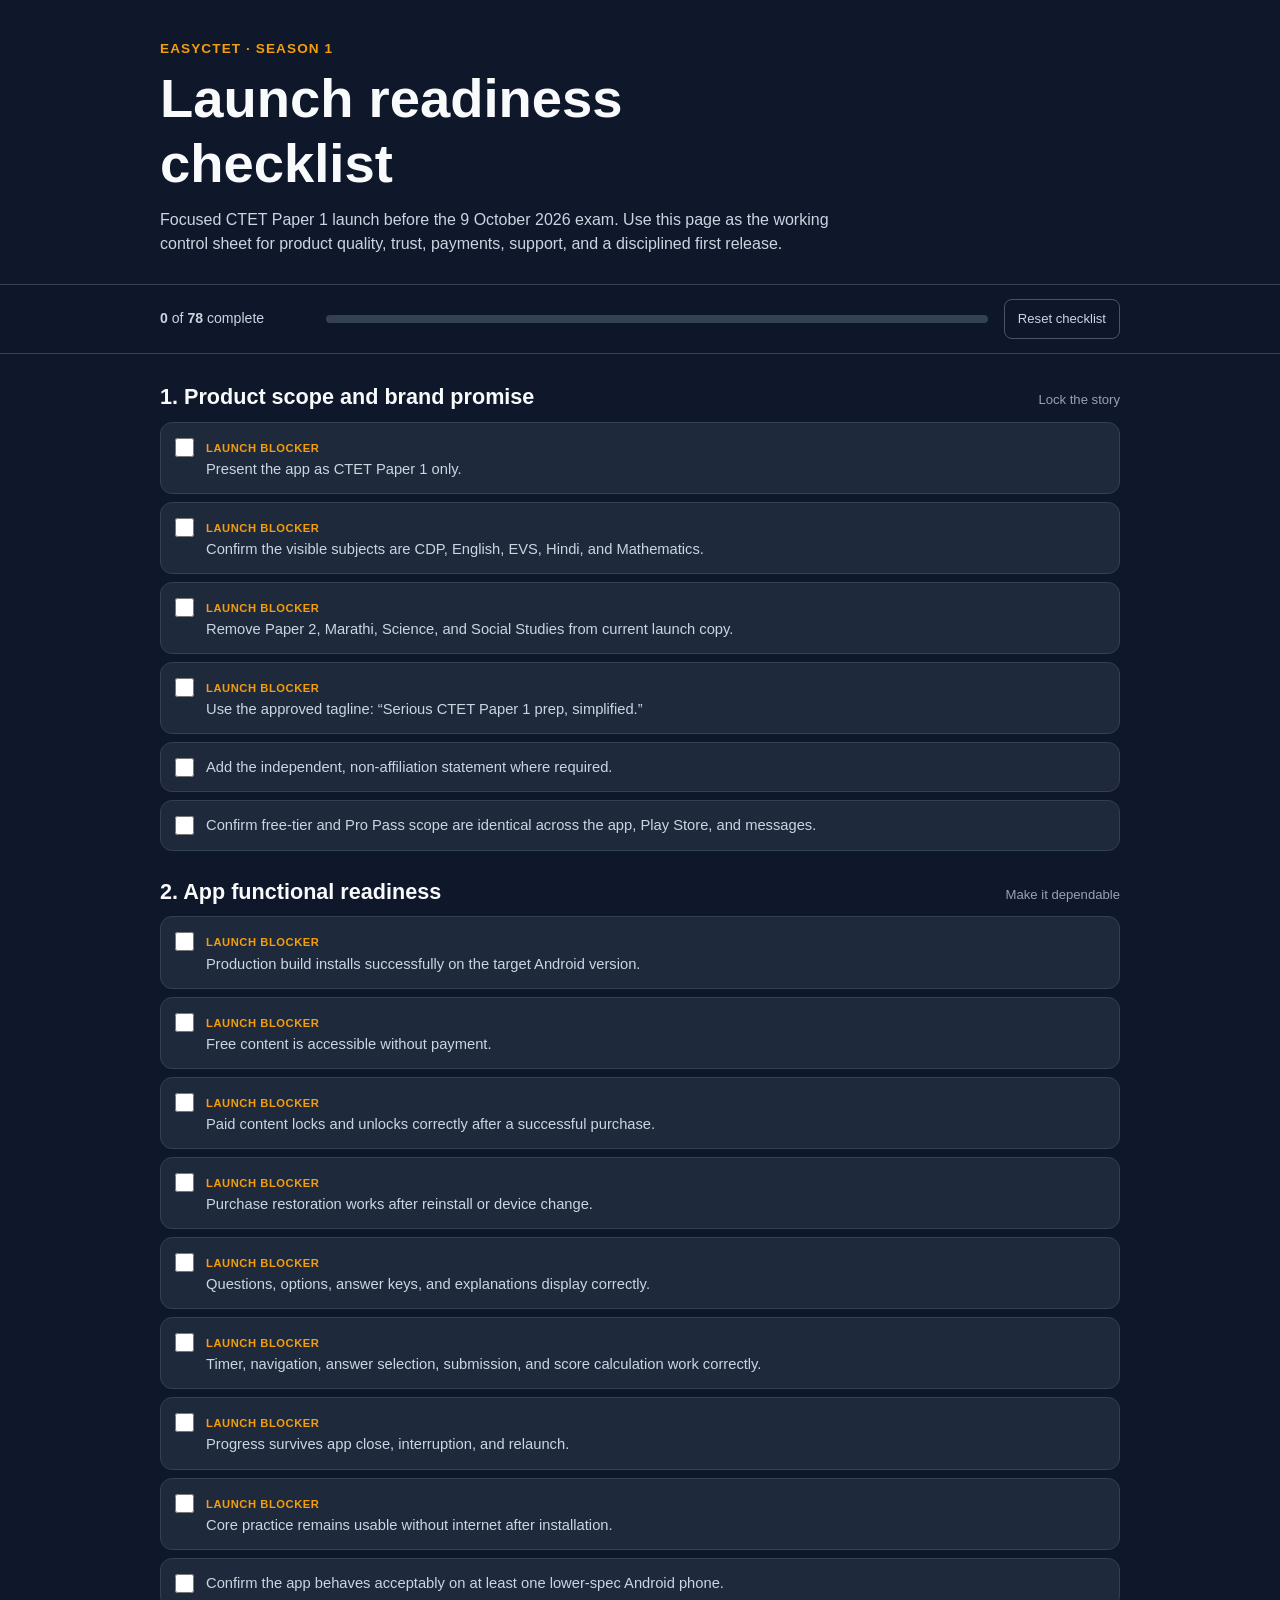
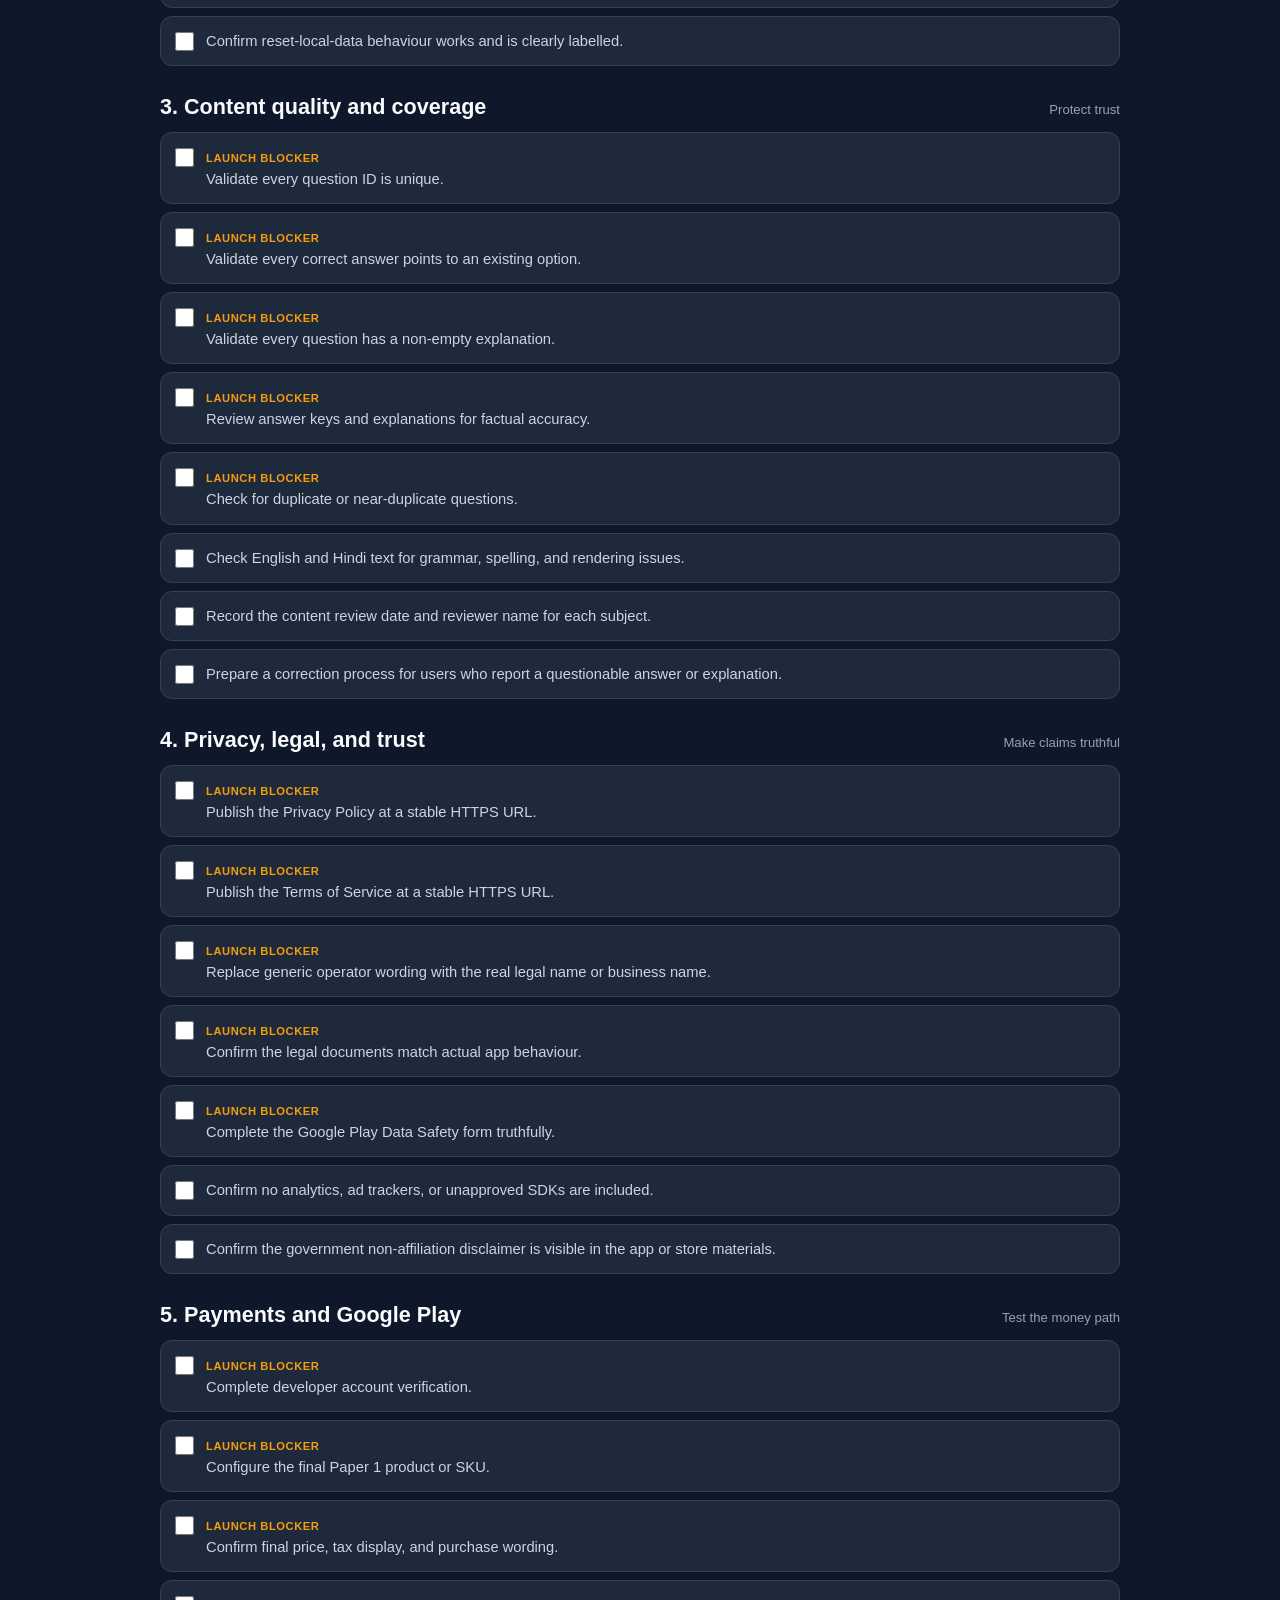
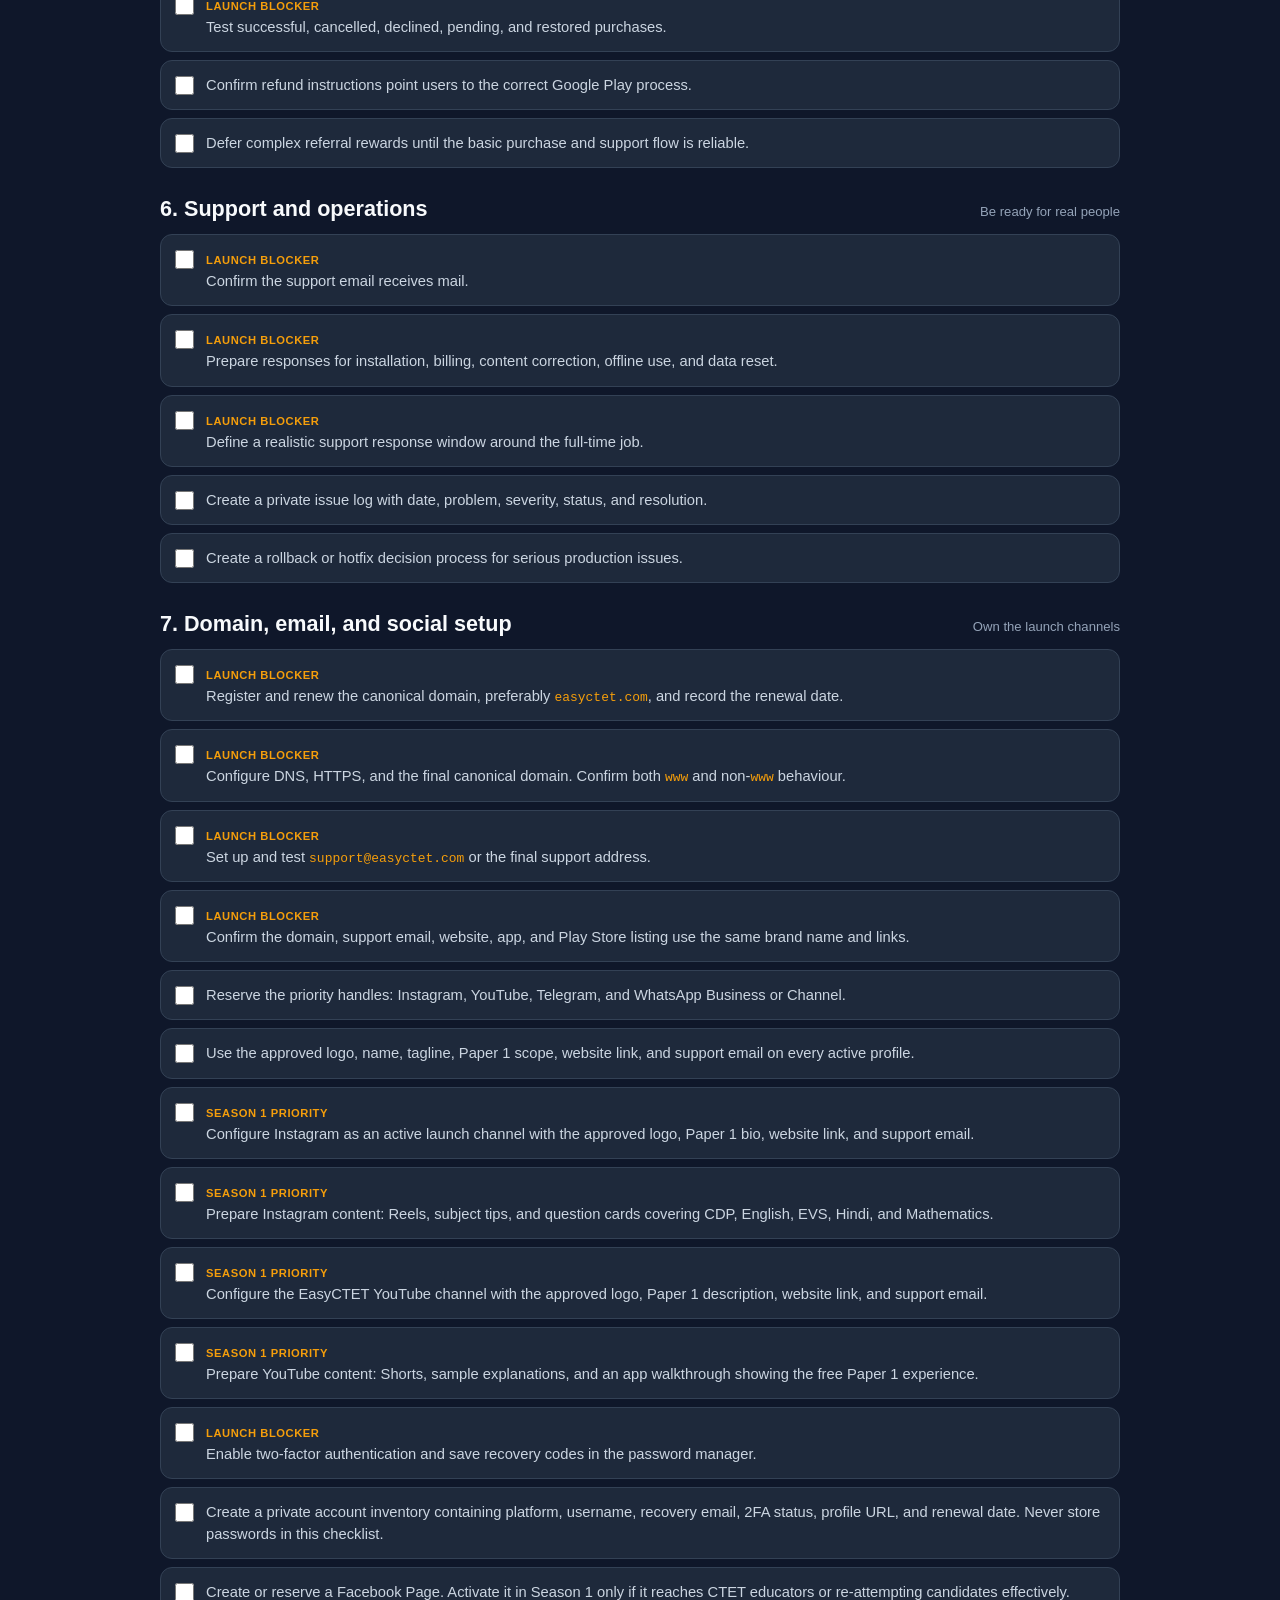
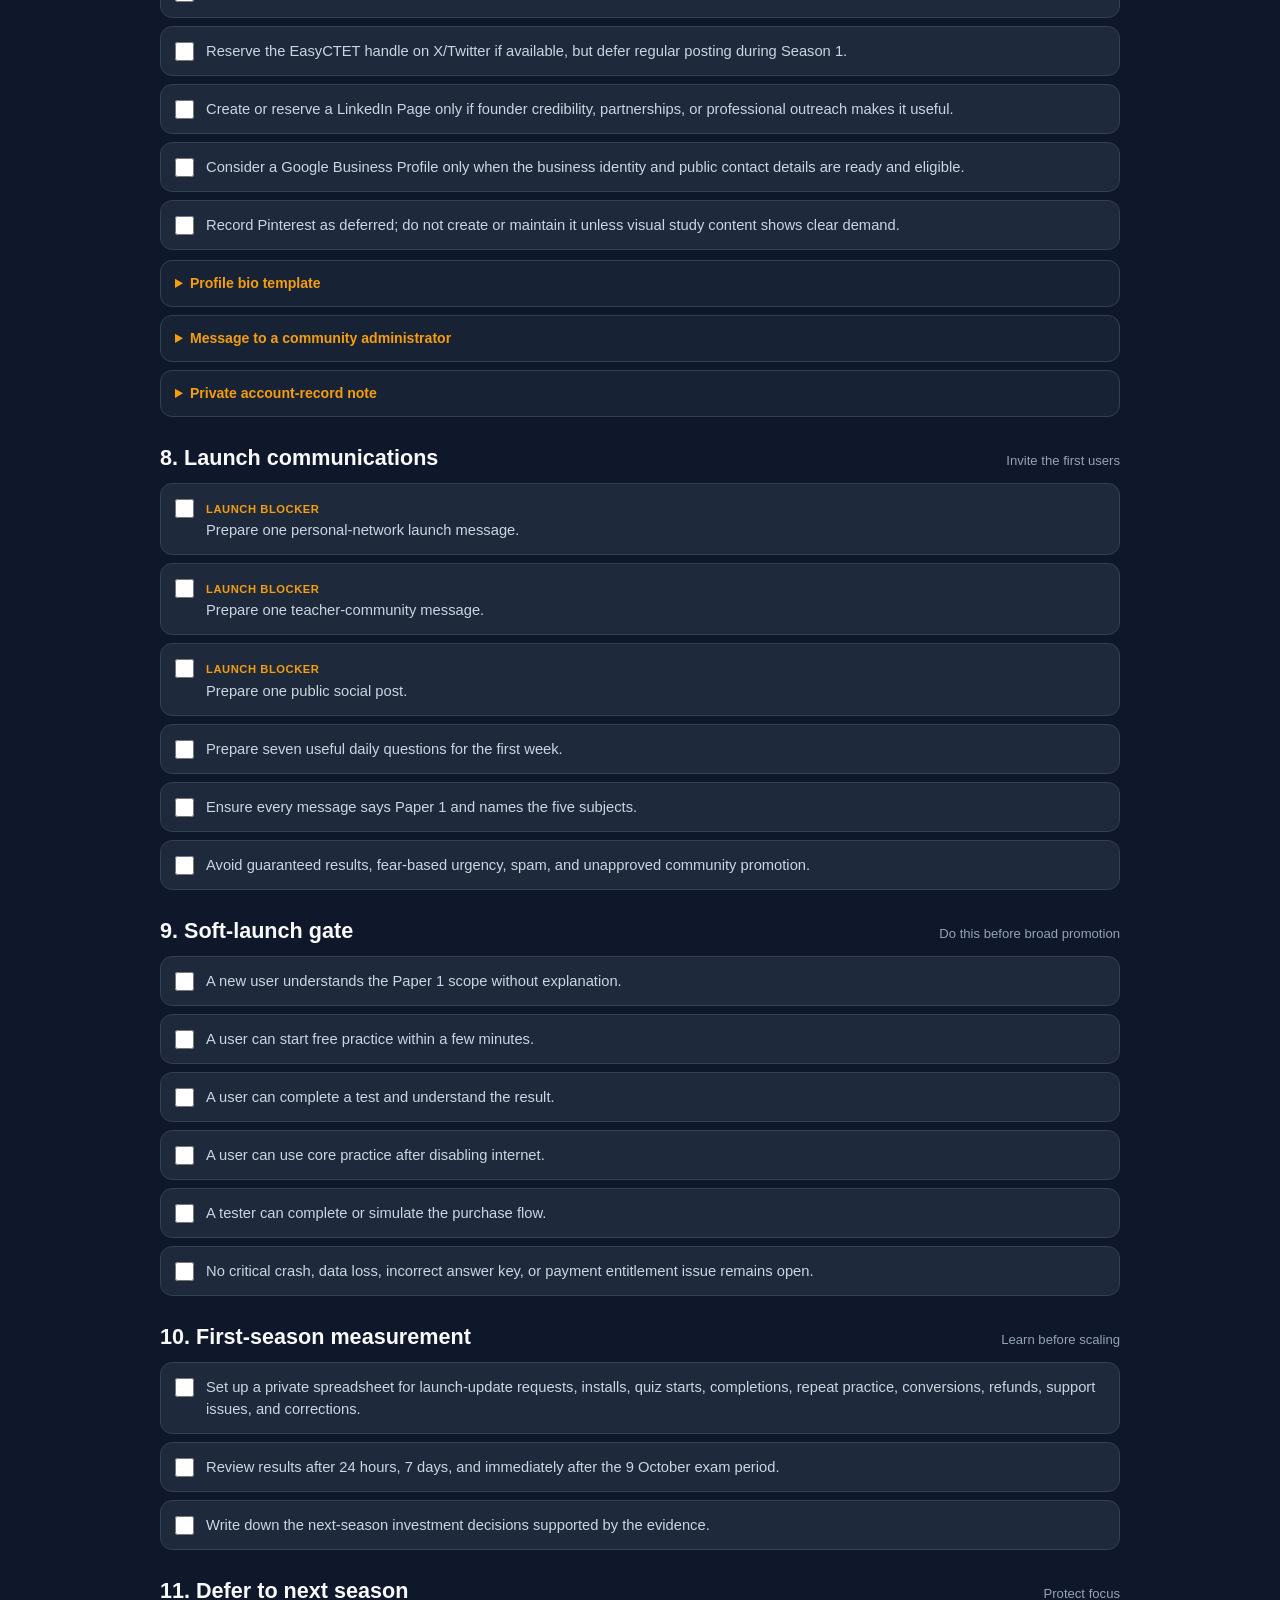
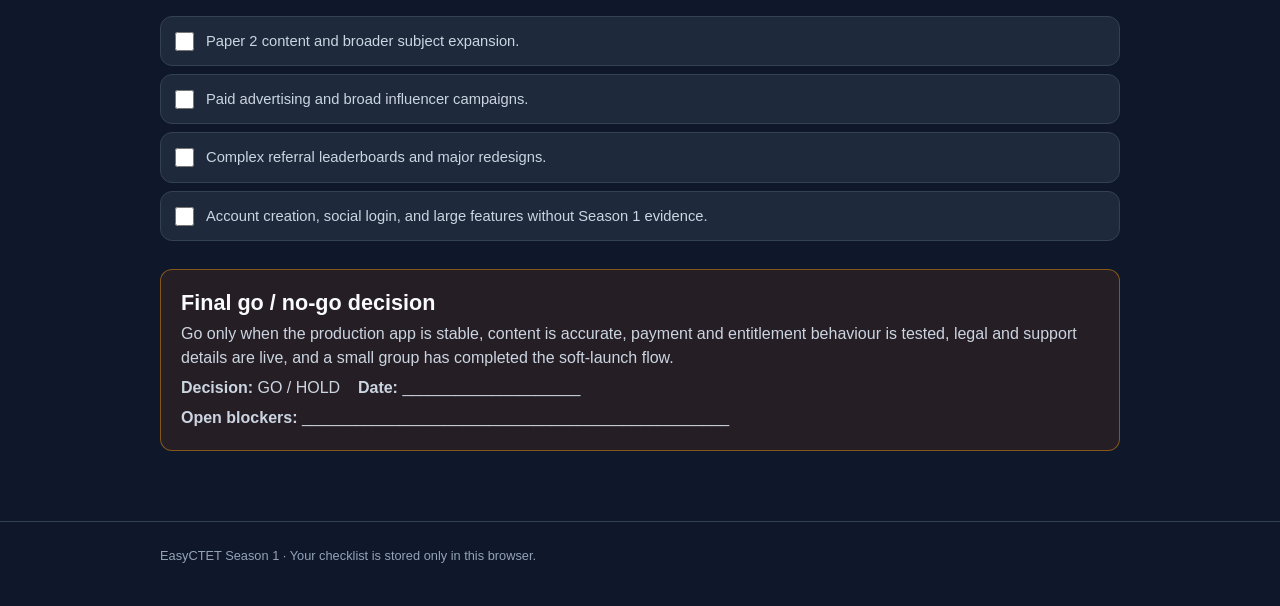
<file: website/launch-readiness-checklist.html>
<!DOCTYPE html>
<html lang="en">
<head>
<meta charset="UTF-8">
<meta name="viewport" content="width=device-width, initial-scale=1">
<title>EasyCTET Season 1 Launch Readiness</title>
<meta name="description" content="Interactive EasyCTET Season 1 launch readiness checklist.">
<style>
  :root {
    --navy: #0f172a;
    --surface: #1e293b;
    --surface-2: #334155;
    --line: #475569;
    --ivory: #f8fafc;
    --muted: #cbd5e1;
    --quiet: #94a3b8;
    --gold: #f59e0b;
    --gold-deep: #b45309;
    --green: #34d399;
    --red: #f87171;
    --radius: 12px;
  }

  * { box-sizing: border-box; }
  html { scroll-behavior: smooth; }
  body {
    margin: 0;
    background: var(--navy);
    color: var(--ivory);
    font-family: Inter, -apple-system, BlinkMacSystemFont, "Segoe UI", sans-serif;
    line-height: 1.5;
  }

  .wrap { width: min(100% - 32px, 960px); margin: 0 auto; }
  header { padding: 42px 0 28px; border-bottom: 1px solid var(--surface-2); }
  .brand { color: var(--gold); font: 700 0.85rem/1 Outfit, Inter, sans-serif; letter-spacing: .08em; text-transform: uppercase; }
  h1, h2, h3 { font-family: Outfit, Inter, sans-serif; line-height: 1.2; }
  h1 { max-width: 680px; margin: 10px 0 12px; font-size: clamp(2rem, 5vw, 3.4rem); }
  h2 { margin: 0; font-size: 1.35rem; }
  h3 { margin: 0 0 7px; font-size: 1rem; }
  p { color: var(--muted); }
  .intro { max-width: 720px; margin: 0; }

  .toolbar {
    position: sticky;
    top: 0;
    z-index: 5;
    padding: 14px 0;
    background: rgba(15, 23, 42, .95);
    border-bottom: 1px solid var(--surface-2);
    -webkit-backdrop-filter: blur(8px);
    backdrop-filter: blur(8px);
  }
  .toolbar-row { display: flex; align-items: center; gap: 16px; flex-wrap: wrap; }
  .progress-copy { min-width: 150px; color: var(--muted); font-size: .88rem; }
  .progress-bar { flex: 1; min-width: 180px; height: 8px; overflow: hidden; background: var(--surface-2); border-radius: 99px; }
  .progress-fill { width: 0; height: 100%; background: var(--green); border-radius: inherit; transition: width .2s ease; }
  button {
    border: 1px solid var(--line);
    border-radius: 8px;
    padding: 9px 13px;
    background: transparent;
    color: var(--ivory);
    font: inherit;
    cursor: pointer;
  }
  button:hover { border-color: var(--gold); }
  .reset { color: var(--muted); font-size: .82rem; }

  main { padding: 30px 0 70px; }
  .section { margin: 0 0 28px; }
  .section-head { display: flex; align-items: baseline; justify-content: space-between; gap: 12px; margin-bottom: 12px; }
  .section-note { margin: 0; color: var(--quiet); font-size: .82rem; }
  .setup-notes { display: grid; gap: 8px; margin-top: 10px; }
  details { padding: 12px 14px; background: rgba(30, 41, 59, .65); border: 1px solid var(--surface-2); border-radius: var(--radius); }
  summary { color: var(--gold); cursor: pointer; font-size: .88rem; font-weight: 600; }
  details p { margin: 10px 0 0; color: var(--muted); font-size: .88rem; }
  code { color: var(--gold); font-size: .88em; }
  .items { display: grid; gap: 8px; }
  .item {
    display: flex;
    align-items: flex-start;
    gap: 12px;
    padding: 13px 14px;
    background: var(--surface);
    border: 1px solid var(--surface-2);
    border-radius: var(--radius);
  }
  .item:has(input:checked) { border-color: rgba(52, 211, 153, .5); }
  input[type="checkbox"] { width: 19px; height: 19px; flex: 0 0 auto; margin: 2px 0 0; accent-color: var(--green); }
  label { flex: 1; cursor: pointer; color: var(--muted); font-size: .92rem; }
  label strong { color: var(--gold); font-size: .7rem; letter-spacing: .05em; text-transform: uppercase; }
  .decision {
    padding: 20px;
    background: rgba(180, 83, 9, .14);
    border: 1px solid rgba(245, 158, 11, .45);
    border-radius: var(--radius);
  }
  .decision p { overflow-wrap: anywhere; }
  .decision p { margin: 6px 0 0; }
  footer { padding: 24px 0 42px; border-top: 1px solid var(--surface-2); color: var(--quiet); font-size: .8rem; }

  @media (max-width: 640px) {
    .wrap { width: min(100% - 24px, 960px); }
    header { padding-top: 28px; }
    .toolbar-row { gap: 10px; }
    .progress-bar { order: 3; flex-basis: 100%; }
  }

  @media print {
    body { background: white; color: black; }
    .toolbar { position: static; background: white; }
    .toolbar button { display: none; }
    .item, .decision { background: white; border-color: #bbb; }
    label, p, .progress-copy, .section-note { color: #222; }
    .brand { color: #222; }
  }
</style>
</head>
<body>
<header>
  <div class="wrap">
    <div class="brand">EasyCTET · Season 1</div>
    <h1>Launch readiness checklist</h1>
    <p class="intro">Focused CTET Paper 1 launch before the 9 October 2026 exam. Use this page as the working control sheet for product quality, trust, payments, support, and a disciplined first release.</p>
  </div>
</header>

<div class="toolbar">
  <div class="wrap toolbar-row">
    <div class="progress-copy"><strong id="completed">0</strong> of <strong id="total">0</strong> complete</div>
    <div class="progress-bar" aria-label="Checklist progress"><div class="progress-fill" id="progressFill"></div></div>
    <button class="reset" id="resetButton" type="button">Reset checklist</button>
  </div>
</div>

<main class="wrap">
  <section class="section">
    <div class="section-head"><h2>1. Product scope and brand promise</h2><p class="section-note">Lock the story</p></div>
    <div class="items">
      <div class="item"><input id="scope-1" type="checkbox"><label for="scope-1"><strong>Launch blocker</strong><br>Present the app as CTET Paper 1 only.</label></div>
      <div class="item"><input id="scope-2" type="checkbox"><label for="scope-2"><strong>Launch blocker</strong><br>Confirm the visible subjects are CDP, English, EVS, Hindi, and Mathematics.</label></div>
      <div class="item"><input id="scope-3" type="checkbox"><label for="scope-3"><strong>Launch blocker</strong><br>Remove Paper 2, Marathi, Science, and Social Studies from current launch copy.</label></div>
      <div class="item"><input id="scope-4" type="checkbox"><label for="scope-4"><strong>Launch blocker</strong><br>Use the approved tagline: “Serious CTET Paper 1 prep, simplified.”</label></div>
      <div class="item"><input id="scope-5" type="checkbox"><label for="scope-5">Add the independent, non-affiliation statement where required.</label></div>
      <div class="item"><input id="scope-6" type="checkbox"><label for="scope-6">Confirm free-tier and Pro Pass scope are identical across the app, Play Store, and messages.</label></div>
    </div>
  </section>

  <section class="section">
    <div class="section-head"><h2>2. App functional readiness</h2><p class="section-note">Make it dependable</p></div>
    <div class="items">
      <div class="item"><input id="app-1" type="checkbox"><label for="app-1"><strong>Launch blocker</strong><br>Production build installs successfully on the target Android version.</label></div>
      <div class="item"><input id="app-2" type="checkbox"><label for="app-2"><strong>Launch blocker</strong><br>Free content is accessible without payment.</label></div>
      <div class="item"><input id="app-3" type="checkbox"><label for="app-3"><strong>Launch blocker</strong><br>Paid content locks and unlocks correctly after a successful purchase.</label></div>
      <div class="item"><input id="app-4" type="checkbox"><label for="app-4"><strong>Launch blocker</strong><br>Purchase restoration works after reinstall or device change.</label></div>
      <div class="item"><input id="app-5" type="checkbox"><label for="app-5"><strong>Launch blocker</strong><br>Questions, options, answer keys, and explanations display correctly.</label></div>
      <div class="item"><input id="app-6" type="checkbox"><label for="app-6"><strong>Launch blocker</strong><br>Timer, navigation, answer selection, submission, and score calculation work correctly.</label></div>
      <div class="item"><input id="app-7" type="checkbox"><label for="app-7"><strong>Launch blocker</strong><br>Progress survives app close, interruption, and relaunch.</label></div>
      <div class="item"><input id="app-8" type="checkbox"><label for="app-8"><strong>Launch blocker</strong><br>Core practice remains usable without internet after installation.</label></div>
      <div class="item"><input id="app-9" type="checkbox"><label for="app-9">Confirm the app behaves acceptably on at least one lower-spec Android phone.</label></div>
      <div class="item"><input id="app-10" type="checkbox"><label for="app-10">Confirm reset-local-data behaviour works and is clearly labelled.</label></div>
    </div>
  </section>

  <section class="section">
    <div class="section-head"><h2>3. Content quality and coverage</h2><p class="section-note">Protect trust</p></div>
    <div class="items">
      <div class="item"><input id="content-1" type="checkbox"><label for="content-1"><strong>Launch blocker</strong><br>Validate every question ID is unique.</label></div>
      <div class="item"><input id="content-2" type="checkbox"><label for="content-2"><strong>Launch blocker</strong><br>Validate every correct answer points to an existing option.</label></div>
      <div class="item"><input id="content-3" type="checkbox"><label for="content-3"><strong>Launch blocker</strong><br>Validate every question has a non-empty explanation.</label></div>
      <div class="item"><input id="content-4" type="checkbox"><label for="content-4"><strong>Launch blocker</strong><br>Review answer keys and explanations for factual accuracy.</label></div>
      <div class="item"><input id="content-5" type="checkbox"><label for="content-5"><strong>Launch blocker</strong><br>Check for duplicate or near-duplicate questions.</label></div>
      <div class="item"><input id="content-6" type="checkbox"><label for="content-6">Check English and Hindi text for grammar, spelling, and rendering issues.</label></div>
      <div class="item"><input id="content-7" type="checkbox"><label for="content-7">Record the content review date and reviewer name for each subject.</label></div>
      <div class="item"><input id="content-8" type="checkbox"><label for="content-8">Prepare a correction process for users who report a questionable answer or explanation.</label></div>
    </div>
  </section>

  <section class="section">
    <div class="section-head"><h2>4. Privacy, legal, and trust</h2><p class="section-note">Make claims truthful</p></div>
    <div class="items">
      <div class="item"><input id="legal-1" type="checkbox"><label for="legal-1"><strong>Launch blocker</strong><br>Publish the Privacy Policy at a stable HTTPS URL.</label></div>
      <div class="item"><input id="legal-2" type="checkbox"><label for="legal-2"><strong>Launch blocker</strong><br>Publish the Terms of Service at a stable HTTPS URL.</label></div>
      <div class="item"><input id="legal-3" type="checkbox"><label for="legal-3"><strong>Launch blocker</strong><br>Replace generic operator wording with the real legal name or business name.</label></div>
      <div class="item"><input id="legal-4" type="checkbox"><label for="legal-4"><strong>Launch blocker</strong><br>Confirm the legal documents match actual app behaviour.</label></div>
      <div class="item"><input id="legal-5" type="checkbox"><label for="legal-5"><strong>Launch blocker</strong><br>Complete the Google Play Data Safety form truthfully.</label></div>
      <div class="item"><input id="legal-6" type="checkbox"><label for="legal-6">Confirm no analytics, ad trackers, or unapproved SDKs are included.</label></div>
      <div class="item"><input id="legal-7" type="checkbox"><label for="legal-7">Confirm the government non-affiliation disclaimer is visible in the app or store materials.</label></div>
    </div>
  </section>

  <section class="section">
    <div class="section-head"><h2>5. Payments and Google Play</h2><p class="section-note">Test the money path</p></div>
    <div class="items">
      <div class="item"><input id="play-1" type="checkbox"><label for="play-1"><strong>Launch blocker</strong><br>Complete developer account verification.</label></div>
      <div class="item"><input id="play-2" type="checkbox"><label for="play-2"><strong>Launch blocker</strong><br>Configure the final Paper 1 product or SKU.</label></div>
      <div class="item"><input id="play-3" type="checkbox"><label for="play-3"><strong>Launch blocker</strong><br>Confirm final price, tax display, and purchase wording.</label></div>
      <div class="item"><input id="play-4" type="checkbox"><label for="play-4"><strong>Launch blocker</strong><br>Test successful, cancelled, declined, pending, and restored purchases.</label></div>
      <div class="item"><input id="play-5" type="checkbox"><label for="play-5">Confirm refund instructions point users to the correct Google Play process.</label></div>
      <div class="item"><input id="play-6" type="checkbox"><label for="play-6">Defer complex referral rewards until the basic purchase and support flow is reliable.</label></div>
    </div>
  </section>

  <section class="section">
    <div class="section-head"><h2>6. Support and operations</h2><p class="section-note">Be ready for real people</p></div>
    <div class="items">
      <div class="item"><input id="support-1" type="checkbox"><label for="support-1"><strong>Launch blocker</strong><br>Confirm the support email receives mail.</label></div>
      <div class="item"><input id="support-2" type="checkbox"><label for="support-2"><strong>Launch blocker</strong><br>Prepare responses for installation, billing, content correction, offline use, and data reset.</label></div>
      <div class="item"><input id="support-3" type="checkbox"><label for="support-3"><strong>Launch blocker</strong><br>Define a realistic support response window around the full-time job.</label></div>
      <div class="item"><input id="support-4" type="checkbox"><label for="support-4">Create a private issue log with date, problem, severity, status, and resolution.</label></div>
      <div class="item"><input id="support-5" type="checkbox"><label for="support-5">Create a rollback or hotfix decision process for serious production issues.</label></div>
    </div>
  </section>

  <section class="section">
    <div class="section-head"><h2>7. Domain, email, and social setup</h2><p class="section-note">Own the launch channels</p></div>
    <div class="items">
      <div class="item"><input id="channels-1" type="checkbox"><label for="channels-1"><strong>Launch blocker</strong><br>Register and renew the canonical domain, preferably <code>easyctet.com</code>, and record the renewal date.</label></div>
      <div class="item"><input id="channels-2" type="checkbox"><label for="channels-2"><strong>Launch blocker</strong><br>Configure DNS, HTTPS, and the final canonical domain. Confirm both <code>www</code> and non-<code>www</code> behaviour.</label></div>
      <div class="item"><input id="channels-3" type="checkbox"><label for="channels-3"><strong>Launch blocker</strong><br>Set up and test <code>support@easyctet.com</code> or the final support address.</label></div>
      <div class="item"><input id="channels-4" type="checkbox"><label for="channels-4"><strong>Launch blocker</strong><br>Confirm the domain, support email, website, app, and Play Store listing use the same brand name and links.</label></div>
      <div class="item"><input id="channels-5" type="checkbox"><label for="channels-5">Reserve the priority handles: Instagram, YouTube, Telegram, and WhatsApp Business or Channel.</label></div>
      <div class="item"><input id="channels-6" type="checkbox"><label for="channels-6">Use the approved logo, name, tagline, Paper 1 scope, website link, and support email on every active profile.</label></div>
      <div class="item"><input id="channels-14" type="checkbox"><label for="channels-14"><strong>Season 1 priority</strong><br>Configure Instagram as an active launch channel with the approved logo, Paper 1 bio, website link, and support email.</label></div>
      <div class="item"><input id="channels-15" type="checkbox"><label for="channels-15"><strong>Season 1 priority</strong><br>Prepare Instagram content: Reels, subject tips, and question cards covering CDP, English, EVS, Hindi, and Mathematics.</label></div>
      <div class="item"><input id="channels-16" type="checkbox"><label for="channels-16"><strong>Season 1 priority</strong><br>Configure the EasyCTET YouTube channel with the approved logo, Paper 1 description, website link, and support email.</label></div>
      <div class="item"><input id="channels-17" type="checkbox"><label for="channels-17"><strong>Season 1 priority</strong><br>Prepare YouTube content: Shorts, sample explanations, and an app walkthrough showing the free Paper 1 experience.</label></div>
      <div class="item"><input id="channels-7" type="checkbox"><label for="channels-7"><strong>Launch blocker</strong><br>Enable two-factor authentication and save recovery codes in the password manager.</label></div>
      <div class="item"><input id="channels-8" type="checkbox"><label for="channels-8">Create a private account inventory containing platform, username, recovery email, 2FA status, profile URL, and renewal date. Never store passwords in this checklist.</label></div>
      <div class="item"><input id="channels-9" type="checkbox"><label for="channels-9">Create or reserve a Facebook Page. Activate it in Season 1 only if it reaches CTET educators or re-attempting candidates effectively.</label></div>
      <div class="item"><input id="channels-10" type="checkbox"><label for="channels-10">Reserve the EasyCTET handle on X/Twitter if available, but defer regular posting during Season 1.</label></div>
      <div class="item"><input id="channels-11" type="checkbox"><label for="channels-11">Create or reserve a LinkedIn Page only if founder credibility, partnerships, or professional outreach makes it useful.</label></div>
      <div class="item"><input id="channels-12" type="checkbox"><label for="channels-12">Consider a Google Business Profile only when the business identity and public contact details are ready and eligible.</label></div>
      <div class="item"><input id="channels-13" type="checkbox"><label for="channels-13">Record Pinterest as deferred; do not create or maintain it unless visual study content shows clear demand.</label></div>
    </div>
    <div class="setup-notes">
      <details>
        <summary>Profile bio template</summary>
        <p>EasyCTET | CTET Paper 1 preparation for CDP, English, EVS, Hindi, and Mathematics. Original questions, clear explanations, timed practice, and offline study support. Independent platform, not affiliated with CBSE or the CTET examination authority.</p>
      </details>
      <details>
        <summary>Message to a community administrator</summary>
        <p>Hello, I’m the developer of EasyCTET, an independent CTET Paper 1 preparation app. May I share one short, value-first Paper 1 practice question with the group, followed by a link to the free sample test? I will clearly disclose that I built the app and will follow the group’s promotion rules.</p>
      </details>
      <details>
        <summary>Private account-record note</summary>
        <p>Record the platform, exact username, profile URL, recovery email, 2FA status, date created, domain or subscription renewal date, and the person responsible. Store passwords and recovery codes only in the password manager.</p>
      </details>
    </div>
  </section>

  <section class="section">
    <div class="section-head"><h2>8. Launch communications</h2><p class="section-note">Invite the first users</p></div>
    <div class="items">
      <div class="item"><input id="launch-1" type="checkbox"><label for="launch-1"><strong>Launch blocker</strong><br>Prepare one personal-network launch message.</label></div>
      <div class="item"><input id="launch-2" type="checkbox"><label for="launch-2"><strong>Launch blocker</strong><br>Prepare one teacher-community message.</label></div>
      <div class="item"><input id="launch-3" type="checkbox"><label for="launch-3"><strong>Launch blocker</strong><br>Prepare one public social post.</label></div>
      <div class="item"><input id="launch-4" type="checkbox"><label for="launch-4">Prepare seven useful daily questions for the first week.</label></div>
      <div class="item"><input id="launch-5" type="checkbox"><label for="launch-5">Ensure every message says Paper 1 and names the five subjects.</label></div>
      <div class="item"><input id="launch-6" type="checkbox"><label for="launch-6">Avoid guaranteed results, fear-based urgency, spam, and unapproved community promotion.</label></div>
    </div>
  </section>

  <section class="section">
    <div class="section-head"><h2>9. Soft-launch gate</h2><p class="section-note">Do this before broad promotion</p></div>
    <div class="items">
      <div class="item"><input id="soft-1" type="checkbox"><label for="soft-1">A new user understands the Paper 1 scope without explanation.</label></div>
      <div class="item"><input id="soft-2" type="checkbox"><label for="soft-2">A user can start free practice within a few minutes.</label></div>
      <div class="item"><input id="soft-3" type="checkbox"><label for="soft-3">A user can complete a test and understand the result.</label></div>
      <div class="item"><input id="soft-4" type="checkbox"><label for="soft-4">A user can use core practice after disabling internet.</label></div>
      <div class="item"><input id="soft-5" type="checkbox"><label for="soft-5">A tester can complete or simulate the purchase flow.</label></div>
      <div class="item"><input id="soft-6" type="checkbox"><label for="soft-6">No critical crash, data loss, incorrect answer key, or payment entitlement issue remains open.</label></div>
    </div>
  </section>

  <section class="section">
    <div class="section-head"><h2>10. First-season measurement</h2><p class="section-note">Learn before scaling</p></div>
    <div class="items">
      <div class="item"><input id="measure-1" type="checkbox"><label for="measure-1">Set up a private spreadsheet for launch-update requests, installs, quiz starts, completions, repeat practice, conversions, refunds, support issues, and corrections.</label></div>
      <div class="item"><input id="measure-2" type="checkbox"><label for="measure-2">Review results after 24 hours, 7 days, and immediately after the 9 October exam period.</label></div>
      <div class="item"><input id="measure-3" type="checkbox"><label for="measure-3">Write down the next-season investment decisions supported by the evidence.</label></div>
    </div>
  </section>

  <section class="section">
    <div class="section-head"><h2>11. Defer to next season</h2><p class="section-note">Protect focus</p></div>
    <div class="items">
      <div class="item"><input id="defer-1" type="checkbox"><label for="defer-1">Paper 2 content and broader subject expansion.</label></div>
      <div class="item"><input id="defer-2" type="checkbox"><label for="defer-2">Paid advertising and broad influencer campaigns.</label></div>
      <div class="item"><input id="defer-3" type="checkbox"><label for="defer-3">Complex referral leaderboards and major redesigns.</label></div>
      <div class="item"><input id="defer-4" type="checkbox"><label for="defer-4">Account creation, social login, and large features without Season 1 evidence.</label></div>
    </div>
  </section>

  <section class="decision">
    <h2>Final go / no-go decision</h2>
    <p>Go only when the production app is stable, content is accurate, payment and entitlement behaviour is tested, legal and support details are live, and a small group has completed the soft-launch flow.</p>
    <p><strong>Decision:</strong> GO / HOLD &nbsp;&nbsp; <strong>Date:</strong> ____________________</p>
    <p><strong>Open blockers:</strong> ________________________________________________</p>
  </section>
</main>

<footer>
  <div class="wrap">EasyCTET Season 1 · Your checklist is stored only in this browser.</div>
</footer>

<script>
  const storageKey = "easyctet-season-1-launch-checklist";
  const checkboxes = [...document.querySelectorAll('input[type="checkbox"]')];
  const completed = document.getElementById("completed");
  const total = document.getElementById("total");
  const progressFill = document.getElementById("progressFill");
  const resetButton = document.getElementById("resetButton");

  function updateProgress() {
    const count = checkboxes.filter((box) => box.checked).length;
    const percent = checkboxes.length ? Math.round((count / checkboxes.length) * 100) : 0;
    completed.textContent = count;
    total.textContent = checkboxes.length;
    progressFill.style.width = `${percent}%`;
  }

  function save() {
    const state = Object.fromEntries(checkboxes.map((box) => [box.id, box.checked]));
    localStorage.setItem(storageKey, JSON.stringify(state));
    updateProgress();
  }

  function restore() {
    try {
      const state = JSON.parse(localStorage.getItem(storageKey) || "{}");
      checkboxes.forEach((box) => { box.checked = state[box.id] === true; });
    } catch {
      localStorage.removeItem(storageKey);
    }
    updateProgress();
  }

  checkboxes.forEach((box) => box.addEventListener("change", save));
  resetButton.addEventListener("click", () => {
    if (!confirm("Reset all checklist ticks?")) return;
    checkboxes.forEach((box) => { box.checked = false; });
    localStorage.removeItem(storageKey);
    updateProgress();
  });

  restore();
</script>
</body>
</html>
</file>
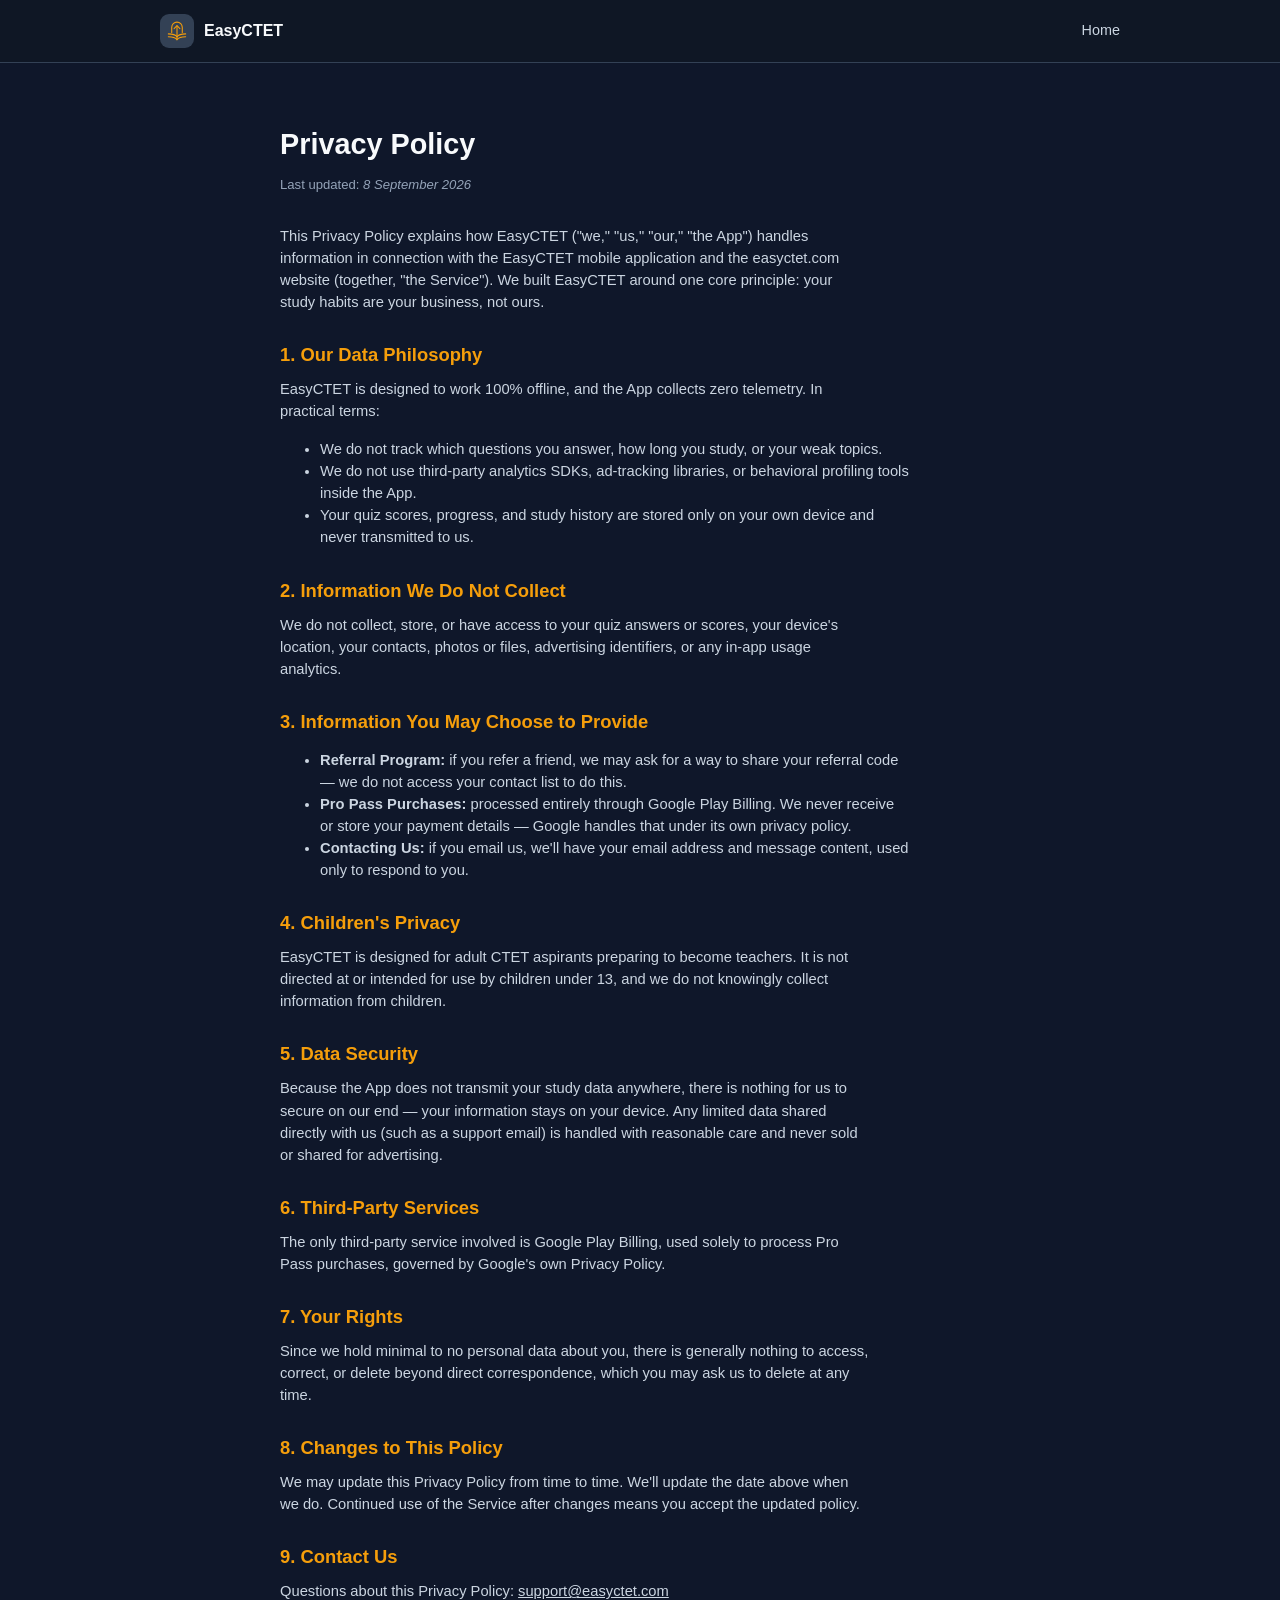
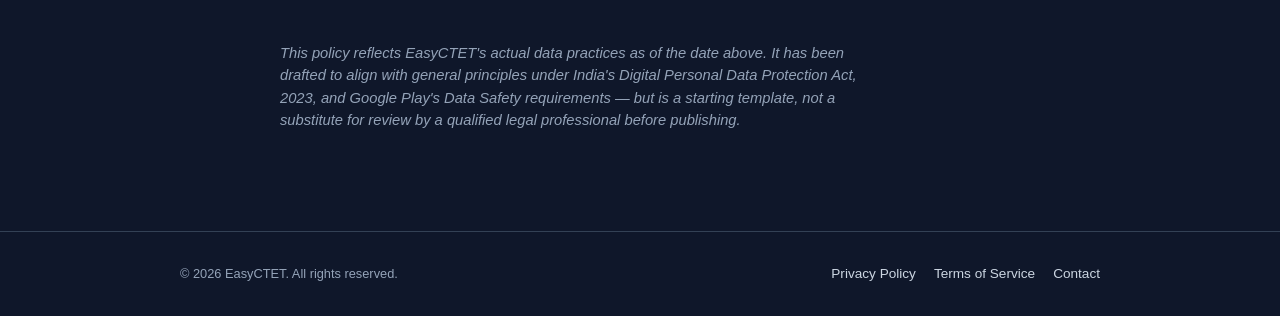
<file: website/privacy-policy.html>
<!DOCTYPE html>
<html lang="en">
<head>
<meta charset="UTF-8">
<meta name="viewport" content="width=device-width, initial-scale=1.0">
<title>Privacy Policy — EasyCTET</title>
<link rel="stylesheet" href="assets/style.css">
</head>
<body>

<header class="site-header">
  <div class="wrap nav-row">
    <a href="index.html" class="brand">
      <div class="brand-icon">
        <img src="assets/easyctet-mark-gold.svg" alt="">
      </div>
      <span class="brand-name">EasyCTET</span>
    </a>
    <nav class="links"><a href="index.html">Home</a></nav>
  </div>
</header>

<section class="legal">
  <div class="wrap legal-wrap">
    <h1>Privacy Policy</h1>
    <div class="updated">Last updated: <em>8 September 2026</em></div>

    <p>This Privacy Policy explains how EasyCTET ("we," "us," "our," "the App") handles information in connection with the EasyCTET mobile application and the easyctet.com website (together, "the Service"). We built EasyCTET around one core principle: your study habits are your business, not ours.</p>

    <h2>1. Our Data Philosophy</h2>
    <p>EasyCTET is designed to work 100% offline, and the App collects zero telemetry. In practical terms:</p>
    <ul>
      <li>We do not track which questions you answer, how long you study, or your weak topics.</li>
      <li>We do not use third-party analytics SDKs, ad-tracking libraries, or behavioral profiling tools inside the App.</li>
      <li>Your quiz scores, progress, and study history are stored only on your own device and never transmitted to us.</li>
    </ul>

    <h2>2. Information We Do Not Collect</h2>
    <p>We do not collect, store, or have access to your quiz answers or scores, your device's location, your contacts, photos or files, advertising identifiers, or any in-app usage analytics.</p>

    <h2>3. Information You May Choose to Provide</h2>
    <ul>
      <li><strong>Referral Program:</strong> if you refer a friend, we may ask for a way to share your referral code — we do not access your contact list to do this.</li>
      <li><strong>Pro Pass Purchases:</strong> processed entirely through Google Play Billing. We never receive or store your payment details — Google handles that under its own privacy policy.</li>
      <li><strong>Contacting Us:</strong> if you email us, we'll have your email address and message content, used only to respond to you.</li>
    </ul>

    <h2>4. Children's Privacy</h2>
    <p>EasyCTET is designed for adult CTET aspirants preparing to become teachers. It is not directed at or intended for use by children under 13, and we do not knowingly collect information from children.</p>

    <h2>5. Data Security</h2>
    <p>Because the App does not transmit your study data anywhere, there is nothing for us to secure on our end — your information stays on your device. Any limited data shared directly with us (such as a support email) is handled with reasonable care and never sold or shared for advertising.</p>

    <h2>6. Third-Party Services</h2>
    <p>The only third-party service involved is Google Play Billing, used solely to process Pro Pass purchases, governed by Google's own Privacy Policy.</p>

    <h2>7. Your Rights</h2>
    <p>Since we hold minimal to no personal data about you, there is generally nothing to access, correct, or delete beyond direct correspondence, which you may ask us to delete at any time.</p>

    <h2>8. Changes to This Policy</h2>
    <p>We may update this Privacy Policy from time to time. We'll update the date above when we do. Continued use of the Service after changes means you accept the updated policy.</p>

    <h2>9. Contact Us</h2>
    <p>Questions about this Privacy Policy: <a href="mailto:support@easyctet.com">support@easyctet.com</a></p>

    <p class="closing-note"><em>This policy reflects EasyCTET's actual data practices as of the date above. It has been drafted to align with general principles under India's Digital Personal Data Protection Act, 2023, and Google Play's Data Safety requirements — but is a starting template, not a substitute for review by a qualified legal professional before publishing.</em></p>
  </div>
</section>

<footer>
  <div class="wrap footer-row">
    <div class="footer-copy">© 2026 EasyCTET. All rights reserved.</div>
    <div class="footer-links">
      <a href="privacy-policy.html">Privacy Policy</a>
      <a href="terms-of-service.html">Terms of Service</a>
      <a href="mailto:support@easyctet.com">Contact</a>
    </div>
  </div>
</footer>

</body>
</html>
</file>
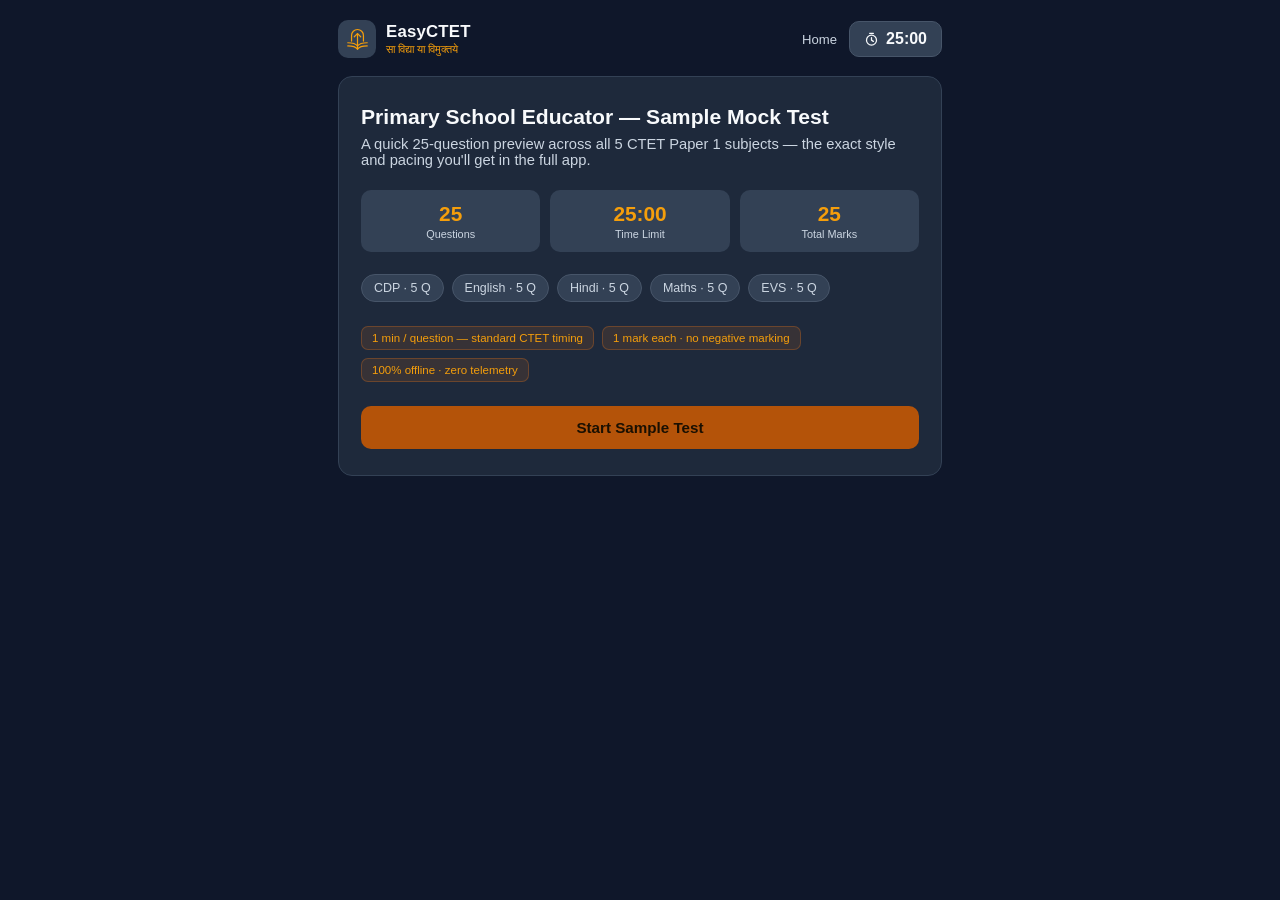
<file: website/sample-test.html>
<!DOCTYPE html>
<html lang="en">
<head>
<meta charset="UTF-8">
<meta name="viewport" content="width=device-width, initial-scale=1.0">
<title>EasyCTET — Sample Mock Test</title>
<style>
  :root{
    --navy-950:#0F172A;
    --navy-900:#1E293B;
    --navy-800:#334155;
    --navy-700:#475569;
    --amber:#B45309;
    --amber-light:#F59E0B;
    --blue:#047857;
    --ink-0:#F8FAFC;
    --ink-300:#CBD5E1;
    --ink-500:#94A3B8;
    --good:#047857;
    --bad:#DC2626;
    --radius:14px;
  }
  *{box-sizing:border-box;}
  html,body{margin:0;padding:0;}
  body{
    background:var(--navy-950);
    color:var(--ink-0);
    font-family:"Inter",-apple-system,BlinkMacSystemFont,"Segoe UI",sans-serif;
    min-height:100vh;
    display:flex;
    justify-content:center;
    padding:0 0 60px;
  }
  .app{
    width:100%;
    max-width:640px;
    padding:20px 18px 0;
  }

  /* Header */
  header{
    display:flex;
    align-items:center;
    justify-content:space-between;
    gap:12px;
    margin-bottom:18px;
  }
  .brand{
    display:flex;
    align-items:center;
    gap:10px;
  }
  .brand-icon{
    width:38px;height:38px;border-radius:10px;
    background:var(--navy-800);
    display:flex;align-items:center;justify-content:center;
    flex-shrink:0;
  }
  .brand-icon svg{width:20px;height:20px;stroke:var(--ink-0);}
  .brand-icon img{width:27px;height:27px;}
  .brand-text .name{font-weight:700;font-size:1.05rem;letter-spacing:.2px;}
  .brand-text .tagline{font-size:.66rem;color:var(--amber-light);margin-top:1px;}
  .timer{
    background:var(--navy-800);
    border:1px solid var(--navy-700);
    border-radius:10px;
    padding:8px 14px;
    font-variant-numeric:tabular-nums;
    font-weight:700;
    font-size:1rem;
    display:flex;
    align-items:center;
    gap:7px;
    min-width:88px;
    justify-content:center;
  }
  .timer.low{color:var(--bad);border-color:var(--bad);}
  .timer svg{width:15px;height:15px;stroke:currentColor;flex-shrink:0;}
  .home-link-top{color:var(--ink-300);font-size:.82rem;text-decoration:none;margin-left:auto;}
  .home-link-top:hover{color:var(--ink-0);}

  /* Progress */
  .progress-row{
    display:flex;
    align-items:center;
    justify-content:space-between;
    margin-bottom:10px;
    font-size:.82rem;
    color:var(--ink-300);
  }
  .progress-track{
    height:5px;
    background:var(--navy-800);
    border-radius:3px;
    overflow:hidden;
    margin-bottom:22px;
  }
  .progress-fill{
    height:100%;
    background:linear-gradient(90deg,var(--amber),var(--amber-light));
    border-radius:3px;
    transition:width .25s ease;
  }
  .initial-progress{width:4%;}

  /* Intro screen */
  .intro-card{
    background:var(--navy-900);
    border:1px solid var(--navy-800);
    border-radius:var(--radius);
    padding:26px 22px;
  }
  .intro-card h1{
    font-size:1.32rem;
    margin:0 0 6px;
    line-height:1.3;
  }
  .intro-card p.sub{
    color:var(--ink-300);
    font-size:.92rem;
    margin:0 0 22px;
  }
  .stat-grid{
    display:grid;
    grid-template-columns:repeat(3,1fr);
    gap:10px;
    margin-bottom:22px;
  }
  .stat{
    background:var(--navy-800);
    border-radius:10px;
    padding:12px 10px;
    text-align:center;
  }
  .stat .num{font-size:1.3rem;font-weight:700;color:var(--amber-light);}
  .stat .lbl{font-size:.68rem;color:var(--ink-300);margin-top:2px;}
  .subject-chip-row{
    display:flex;flex-wrap:wrap;gap:8px;margin-bottom:24px;
  }
  .chip{
    background:var(--navy-800);
    border:1px solid var(--navy-700);
    border-radius:999px;
    padding:6px 12px;
    font-size:.78rem;
    color:var(--ink-300);
  }
  .badge-row{
    display:flex;gap:8px;flex-wrap:wrap;margin-bottom:24px;
  }
  .badge{
    font-size:.72rem;
    padding:5px 10px;
    border-radius:7px;
    background:rgba(203,108,31,.15);
    color:var(--amber-light);
    border:1px solid rgba(203,108,31,.35);
  }
  .btn{
    display:inline-flex;
    align-items:center;
    justify-content:center;
    gap:8px;
    border:none;
    border-radius:10px;
    padding:13px 20px;
    font-size:.95rem;
    font-weight:600;
    cursor:pointer;
    font-family:inherit;
    transition:filter .15s ease, transform .1s ease;
  }
  .btn:active{transform:scale(.98);}
  .btn-primary{background:var(--amber);color:#1a1002;width:100%;}
  .btn-primary:hover{filter:brightness(1.08);}
  .btn-ghost{background:transparent;color:var(--ink-300);border:1px solid var(--navy-700);}
  .btn-ghost:hover{color:var(--ink-0);border-color:var(--ink-500);}
  .review-btn{width:100%;margin-bottom:20px;}
  .result-cta{text-decoration:none;display:inline-flex;}
  .home-link{margin-top:14px;}
  .home-link a{color:var(--ink-500);font-size:.82rem;text-decoration:none;}

  /* Question card */
  .q-card{
    background:var(--navy-900);
    border:1px solid var(--navy-800);
    border-radius:var(--radius);
    padding:22px 20px;
    margin-bottom:18px;
  }
  .subject-pill{
    display:inline-block;
    font-size:.7rem;
    font-weight:600;
    padding:4px 10px;
    border-radius:6px;
    background:rgba(51,115,224,.16);
    color:#8DB3F5;
    border:1px solid rgba(51,115,224,.35);
    margin-bottom:14px;
  }
  .q-text{
    font-size:1.03rem;
    line-height:1.55;
    margin:0 0 20px;
    white-space:pre-line;
  }
  .options{
    display:flex;
    flex-direction:column;
    gap:10px;
  }
  .option{
    display:flex;
    align-items:flex-start;
    gap:12px;
    padding:13px 14px;
    border-radius:10px;
    border:1px solid var(--navy-700);
    background:var(--navy-800);
    cursor:pointer;
    font-size:.94rem;
    line-height:1.4;
  }
  .option:hover{border-color:var(--ink-500);}
  .option input{margin-top:2px;accent-color:var(--amber);flex-shrink:0;}
  .option.selected{border-color:var(--amber);background:rgba(203,108,31,.12);}
  .option.correct{border-color:var(--good);background:rgba(62,155,106,.14);}
  .option.incorrect{border-color:var(--bad);background:rgba(194,74,74,.14);}

  .nav-row{
    display:flex;
    gap:10px;
  }
  .nav-row .btn{flex:1;}

  .explain{
    margin-top:16px;
    padding-top:16px;
    border-top:1px dashed var(--navy-700);
    font-size:.86rem;
    color:var(--ink-300);
    line-height:1.5;
    display:none;
  }
  .explain.show{display:block;}
  .explain b{color:var(--ink-0);}

  /* Results screen */
  .result-hero{
    text-align:center;
    padding:30px 20px 26px;
    background:var(--navy-900);
    border:1px solid var(--navy-800);
    border-radius:var(--radius);
    margin-bottom:18px;
  }
  .result-hero .score{
    font-size:2.6rem;
    font-weight:800;
    color:var(--amber-light);
    line-height:1;
  }
  .result-hero .score span{font-size:1.2rem;color:var(--ink-500);font-weight:600;}
  .result-hero .score-label{color:var(--ink-300);font-size:.85rem;margin-top:8px;}
  .subject-breakdown{
    display:flex;
    flex-direction:column;
    gap:8px;
    margin:22px 0 4px;
    text-align:left;
  }
  .sb-row{
    display:flex;
    align-items:center;
    gap:10px;
    font-size:.85rem;
  }
  .sb-row .sb-name{width:130px;flex-shrink:0;color:var(--ink-300);}
  .sb-row .sb-bar{
    flex:1;height:8px;border-radius:4px;background:var(--navy-800);overflow:hidden;
  }
  .sb-row .sb-bar-fill{height:100%;background:var(--blue);border-radius:4px;}
  .sb-row .sb-score{width:38px;text-align:right;color:var(--ink-0);font-weight:600;}

  .review-item{
    background:var(--navy-900);
    border:1px solid var(--navy-800);
    border-radius:var(--radius);
    padding:18px 18px;
    margin-bottom:12px;
  }
  .review-item .q-num-tag{
    font-size:.72rem;color:var(--ink-500);margin-bottom:8px;
  }
  .cta-footer{
    margin-top:26px;
    text-align:center;
    padding:22px 18px;
    background:var(--navy-900);
    border:1px solid var(--navy-800);
    border-radius:var(--radius);
  }
  .cta-footer .sanskrit{
    color:var(--amber-light);
    font-size:.85rem;
    margin-bottom:4px;
  }
  .cta-footer p{color:var(--ink-300);font-size:.88rem;margin:6px 0 16px;}

  .hidden{display:none !important;}

  @media (max-width:420px){
    .stat-grid{grid-template-columns:repeat(3,1fr);}
    .brand-text .name{font-size:.95rem;}
  }
</style>
</head>
<body>
<div class="app">

  <header>
    <div class="brand">
      <div class="brand-icon">
        <img src="assets/easyctet-mark-gold.svg" alt="">
      </div>
      <div class="brand-text">
        <div class="name">EasyCTET</div>
        <div class="tagline">सा विद्या या विमुक्तये</div>
      </div>
    </div>
    <a class="home-link-top" href="index.html">Home</a>
    <div class="timer" id="timerBox">
      <svg viewBox="0 0 24 24" fill="none" stroke-width="2" stroke-linecap="round" stroke-linejoin="round"><circle cx="12" cy="13" r="8"/><path d="M12 9v4l3 2"/><path d="M9 2h6"/></svg>
      <span id="timerText">25:00</span>
    </div>
  </header>

  <!-- INTRO SCREEN -->
  <section id="introScreen">
    <div class="intro-card">
      <h1>Primary School Educator — Sample Mock Test</h1>
      <p class="sub">A quick 25-question preview across all 5 CTET Paper 1 subjects — the exact style and pacing you'll get in the full app.</p>

      <div class="stat-grid">
        <div class="stat"><div class="num">25</div><div class="lbl">Questions</div></div>
        <div class="stat"><div class="num">25:00</div><div class="lbl">Time Limit</div></div>
        <div class="stat"><div class="num">25</div><div class="lbl">Total Marks</div></div>
      </div>

      <div class="subject-chip-row">
        <span class="chip">CDP · 5 Q</span>
        <span class="chip">English · 5 Q</span>
        <span class="chip">Hindi · 5 Q</span>
        <span class="chip">Maths · 5 Q</span>
        <span class="chip">EVS · 5 Q</span>
      </div>

      <div class="badge-row">
        <span class="badge">1 min / question — standard CTET timing</span>
        <span class="badge">1 mark each · no negative marking</span>
        <span class="badge">100% offline · zero telemetry</span>
      </div>

      <button class="btn btn-primary" onclick="startTest()">Start Sample Test</button>
    </div>
  </section>

  <!-- QUIZ SCREEN -->
  <section id="quizScreen" class="hidden">
    <div class="progress-row">
      <span id="qCounter">Question 1 of 25</span>
      <span id="markCounter">1 mark</span>
    </div>
    <div class="progress-track"><div class="progress-fill initial-progress" id="progressFill"></div></div>

    <div class="q-card">
      <span class="subject-pill" id="subjectPill">CDP</span>
      <p class="q-text" id="qText"></p>
      <div class="options" id="optionsBox"></div>
    </div>

    <div class="nav-row">
      <button class="btn btn-ghost" id="prevBtn" onclick="goPrev()">Back</button>
      <button class="btn btn-primary" id="nextBtn" onclick="goNext()">Next</button>
    </div>
  </section>

  <!-- RESULTS SCREEN -->
  <section id="resultScreen" class="hidden">
    <div class="result-hero">
      <div class="score"><span id="scoreVal">0</span><span>/25</span></div>
      <div class="score-label">marks scored · no negative marking applied</div>
      <div class="subject-breakdown" id="subjectBreakdown"></div>
    </div>

    <button class="btn btn-ghost review-btn" onclick="showReview()">Review All Answers &amp; Explanations</button>

    <div id="reviewList"></div>

    <div class="cta-footer">
      <div class="sanskrit">सा विद्या या विमुक्तये</div>
      <p>This was 25 of 750+ questions in the full question bank. Get unlimited practice, study guides, and audio masterclasses — 100% offline, zero telemetry.</p>
      <a href="mailto:support@easyctet.com?subject=EasyCTET%20launch%20updates" class="btn btn-primary result-cta">Get launch updates</a>
      <div class="home-link"><a href="index.html">← Back to EasyCTET home</a></div>
    </div>
  </section>

</div>

<script>
const QUESTIONS = [
  {subject:"CDP", topic:"Jean Piaget", text:"Nine-month-old Ishaan watches his mother hide a rattle under a cushion. He immediately pushes the cushion aside to retrieve it. This behaviour indicates that Ishaan has developed:", options:{1:"Conservation",2:"Object permanence",3:"Reversibility",4:"Egocentrism"}, correct:"2", explanation:"Object permanence, the understanding that objects continue to exist even when out of sight, typically emerges in the later part of the sensorimotor stage. Conservation and reversibility belong to the concrete operational stage, and egocentrism describes an inability to take another's perspective, not memory for hidden objects."},
  {subject:"CDP", topic:"Lev Vygotsky", text:"According to Vygotsky, the most effective learning tasks for a student are those that are:", options:{1:"Well within what the student can already do independently",2:"Far beyond what the student can do even with maximum support",3:"Just beyond what the student can do alone, but achievable with guidance",4:"Identical in difficulty regardless of the student's current level"}, correct:"3", explanation:"The Zone of Proximal Development is the gap between independent performance and what can be achieved with the guidance of a more knowledgeable other; tasks in this zone, neither too easy nor impossible, are where meaningful learning occurs."},
  {subject:"CDP", topic:"Moral Development", text:"At which level of Kohlberg's theory do children typically decide right and wrong mainly based on whether an action leads to punishment or reward, without a full understanding of the rules set by society?", options:{1:"Post-conventional level",2:"Conventional level",3:"Pre-conventional level",4:"Formal operational level"}, correct:"3", explanation:"The pre-conventional level is self-centred, with moral reasoning driven mainly by anticipated punishment or personal reward, before children fully grasp society's rules as legitimate or binding."},
  {subject:"CDP", topic:"Principles of Development", text:"An infant gains control over holding up her head and moving her arms well before she can walk. This developmental sequence illustrates the:", options:{1:"Proximodistal principle",2:"Cephalocaudal principle",3:"Principle of hierarchical integration",4:"General-to-specific principle only"}, correct:"2", explanation:"The cephalocaudal principle describes development proceeding from head to toe, so head and upper-body control develops before control of the legs and feet."},
  {subject:"CDP", topic:"Motor Development", text:"Which of the following is an example of a gross motor skill?", options:{1:"Buttoning a shirt",2:"Threading small beads onto a string",3:"Climbing a set of stairs",4:"Cutting neatly along a curved outline"}, correct:"3", explanation:"Gross motor skills involve large muscle groups and whole-body coordination, such as climbing, running, or jumping. Buttoning, threading beads, and precise cutting are fine motor skills requiring small-muscle precision."},

  {subject:"English", topic:"Assessment & Evaluation", text:"Ms. Shalini, an elementary English teacher, systematically compiles each child's self-drawn story maps, creative free-writing drafts, spelling reflection logs, and audio recordings of oral recitation over an academic term to observe individual language growth. This cumulative diagnostic record is termed a:", options:{1:"Summative report card",2:"Language learning portfolio",3:"Norm-referenced achievement profile",4:"Standardised aptitude ledger"}, correct:"2", explanation:"A portfolio is a purposeful, longitudinal collection of authentic student work that illustrates developmental progress, metacognitive reflection, and communicative efforts over time."},
  {subject:"English", topic:"Reading Pedagogy", text:"Consider the following two statements regarding reading pedagogy:\nStatement I: Reading is fundamentally a mechanical process of phonics-based decoding of printed graphic marks.\nStatement II: Proficient reading is an active cognitive process of meaning construction and contextual interpretation.\nWhich of the following evaluations is correct?", options:{1:"Both Statement I and Statement II are true",2:"Both Statement I and Statement II are false",3:"Statement I is false, but Statement II is true",4:"Statement I is true, but Statement II is false"}, correct:"3", explanation:"Contemporary language pedagogy establishes that reading is not merely mechanical symbol decoding (Statement I is false); true reading requires active comprehension, schema activation, and meaning construction (Statement II is true)."},
  {subject:"English", topic:"Writing Pedagogy", text:"In the process approach to writing, what is the primary pedagogical function of the 'pre-writing' stage?", options:{1:"Proofreading punctuation, capitalization, and typographical errors",2:"Brainstorming ideas, activating background knowledge, and generating potential topics",3:"Formatting the finished piece for public display or publication",4:"Evaluating the draft against formal grading rubrics"}, correct:"2", explanation:"The pre-writing stage involves ideation, brainstorming, mind-mapping, and outlining ideas before creating a first draft. Proofreading and editing occur in later stages."},
  {subject:"English", topic:"Classroom Environment", text:"A primary teacher decorates her classroom walls with labelled object charts, children's big-book story murals, a classroom reading corner with illustrated magazines, and bilingual sentence strips. In second language acquisition, this classroom design is known as an:", options:{1:"Audiolingual drill laboratory",2:"Input-rich / print-rich environment",3:"Explicit syntactic immersion chamber",4:"Exclusive translation workshop"}, correct:"2", explanation:"An input-rich or print-rich environment provides incidental and meaningful exposure to printed language, visual cues, and contextual symbols, reinforcing natural second language acquisition."},
  {subject:"English", topic:"Teaching Methodology", text:"A Class II English teacher gives verbal commands such as 'Stand up tall', 'Touch your knees', and 'Point to the window' while acting them out. The learners immediately perform the physical actions without being pressured to speak. Which teaching methodology is the instructor utilizing?", options:{1:"Grammar-Translation Method",2:"The Direct Method",3:"Total Physical Response (TPR)",4:"Structural-Situational Approach"}, correct:"3", explanation:"James Asher's Total Physical Response (TPR) links auditory language input with physical motor responses during a learner's initial 'silent period' before oral production is expected."},

  {subject:"Hindi", topic:"भाषा अर्जन बनाम अधिगम", text:"भाषा अर्जन (Language Acquisition) के संदर्भ में कौन-सा कथन सर्वाधिक उपयुक्त और सत्य है?", options:{1:"यह केवल विद्यालय में औपचारिक नियमों को रटने से होता है।",2:"यह एक स्वाभाविक एवं अचेतन प्रक्रिया है, जो समृद्ध भाषिक परिवेश में स्वतः घटित होती है।",3:"इसमें व्याकरण की पुस्तकों का निरंतर अभ्यास अनिवार्य शर्त है।",4:"यह केवल पुरस्कार और दंड के माध्यम से संभव है।"}, correct:"2", explanation:"भाषा अर्जन एक अनौपचारिक, सहज एवं स्वाभाविक प्रक्रिया है जिसमें बालक अपने आस-पास के वातावरण से अनायास ही भाषा ग्रहण कर लेता है।"},
  {subject:"Hindi", topic:"भाषा अर्जन बनाम अधिगम", text:"प्राथमिक स्तर पर बच्चे अपनी मातृभाषा को बिना किसी औपचारिक व्याकरणिक नियमों की सहायता के सहज एवं स्वाभाविक रूप से सीख लेते हैं। यह प्रक्रिया क्या कहलाती है?", options:{1:"भाषा अधिगम (Language Learning)",2:"भाषा अर्जन (Language Acquisition)",3:"भाषा रूपांतरण (Language Transfer)",4:"भाषा व्याघात (Language Interference)"}, correct:"2", explanation:"भाषा अर्जन एक स्वाभाविक, सहज और अचेतन प्रक्रिया है जो प्राकृतिक परिवेश और परिवार में घटित होती है। विद्यालय में औपचारिक नियमों के साथ सीखना भाषा अधिगम कहलाता है।"},
  {subject:"Hindi", topic:"प्रिंट-समृद्ध वातावरण", text:"कक्षा में 'प्रिंट-समृद्ध वातावरण' (Print-Rich Classroom Environment) तैयार करने से क्या तात्पर्य है?", options:{1:"दीवारों पर सुंदर पेंटिंग और महंगे पोस्टर लगाना",2:"कक्षा में बच्चों के बनाए चित्र, बाल-कहानियाँ, चार्ट और लेबल इस प्रकार लगाना कि वे बच्चों की दृष्टि में सहज उपलब्ध हों",3:"केवल मुद्रित पाठ्यपुस्तकों का ढेर लगाना",4:"कक्षा को पूरी तरह शांत रखना"}, correct:"2", explanation:"प्रिंट-समृद्ध परिवेश बच्चों को मुद्रित भाषा के साथ बार-बार अंतःक्रिया करने का अवसर देता है, जिससे उनकी मुद्रित चेतना (Print Awareness) विकसित होती है।"},
  {subject:"Hindi", topic:"पठन अक्षमता", text:"यदि एक बालक पढ़ते समय 'saw' को 'was' या 'ब' को 'द' पढ़ता है तथा शब्दों और वर्णों को पहचानने में निरंतर कठिनाई महसूस करता है, तो वह किससे ग्रसित हो सकता है?", options:{1:"डिस्कैल्कुलिया (गणितीय विकार)",2:"डिस्लेक्सिया (पठन विकार)",3:"डिस्ग्राफिया (लेखन विकार)",4:"एडीएचडी (अतिसक्रियता)"}, correct:"2", explanation:"डिस्लेक्सिया (Dyslexia) एक भाषा-आधारित अधिगम अक्षमता है जो मुख्य रूप से वर्ण-ध्वनि संबंध और पठन प्रवाह को प्रभावित करती है।"},
  {subject:"Hindi", topic:"सस्वर बनाम मौन पठन", text:"प्राथमिक स्तर के पश्चात उच्च प्राथमिक स्तर पर मौन पठन (Silent Reading) को प्रोत्साहित करने का प्रमुख कारण क्या है?", options:{1:"कक्षा में बिल्कुल शांति बनाए रखना ताकि शिक्षक विश्राम कर सके",2:"पठन गति में वृद्धि करना तथा गहन अर्थ-ग्रहण (अर्थ-निर्माण) की क्षमता बढ़ाना",3:"बच्चों के बोलने की शक्ति को कम करना",4:"केवल परीक्षा में बैठने की औपचारिकता पूरी करना"}, correct:"2", explanation:"मौन पठन में होठों की हलचल नहीं होती, जिससे ऊर्जा बचती है, पठन गति तीव्र होती है और पाठक पाठ के भाव व गहन अर्थ पर एकाग्र हो पाता है।"},

  {subject:"Maths", topic:"Place Value", text:"Find the difference between the place value of the digit 8 and the place value of the digit 3 in the number 5,83,927.", options:{1:"77,000",2:"7,700",3:"80,300",4:"79,700"}, correct:"1", explanation:"In 5,83,927, the digit 8 is in the ten-thousands place, so its place value is 80,000; the digit 3 is in the thousands place, so its place value is 3,000. The difference is 80,000 - 3,000 = 77,000."},
  {subject:"Maths", topic:"Maths Pedagogy", text:"(A) Mathematics helps develop creativity and imagination in children.\n(B) Mathematics provides a basis for learning in other subjects.\n(C) Mathematics at the primary level should be based on formal deductive proof from the outset.\nWhich of the above statements most appropriately describe the nature of mathematics at the primary level?", options:{1:"(A) and (B) only",2:"(A) and (C) only",3:"(B) and (C) only",4:"(A), (B) and (C)"}, correct:"1", explanation:"Primary-level mathematics should nurture creativity, imagination, and serve as a foundation for other subjects. Formal deductive proof is a feature of higher, later-stage mathematics and is developmentally inappropriate at the primary level."},
  {subject:"Maths", topic:"Number System", text:"What is the predecessor of the smallest 4-digit number?", options:{1:"999",2:"1,001",3:"1,000",4:"998"}, correct:"1", explanation:"The smallest 4-digit number is 1,000. Its predecessor is 1,000 - 1 = 999."},
  {subject:"Maths", topic:"Number Patterns", text:"Find the next term in the sequence: 1, 3, 6, 10, 15, ___", options:{1:"21",2:"18",3:"20",4:"22"}, correct:"1", explanation:"This is the triangular number sequence, where the difference increases by 1 each time (2, 3, 4, 5, 6). The next term is 15 + 6 = 21."},
  {subject:"Maths", topic:"Fractions", text:"Which of the following statements about fractions is FALSE?", options:{1:"A fraction always represents a quantity greater than 1",2:"A fraction can represent a part of a whole",3:"A fraction can represent a division problem",4:"A proper fraction represents a quantity less than 1"}, correct:"1", explanation:"This statement is false because proper fractions, such as 1/2 or 3/4, represent quantities less than 1. Fractions can represent quantities less than, equal to, or greater than 1."},

  {subject:"EVS", topic:"Geography & Directions", text:"With respect to Gujarat, the locations of Madhya Pradesh and Maharashtra respectively are:", options:{1:"East; South",2:"West; North",3:"North; East",4:"South; West"}, correct:"1", explanation:"Madhya Pradesh lies to the East of Gujarat, and Maharashtra lies to the South of Gujarat."},
  {subject:"EVS", topic:"Animals & Adaptation", text:"Goats have short front teeth and large, flat side teeth. This dental layout is designed for:", options:{1:"Snipping (cutting) grass and chewing grass, respectively",2:"Chewing grass and snipping grass, respectively",3:"Gnawing grass and cutting grass, respectively",4:"Cutting grass and gnawing grass, respectively"}, correct:"1", explanation:"Short front teeth are used to snip or bite off grass, while the large, flat back teeth are designed to grind and chew the grass."},
  {subject:"EVS", topic:"Health & Nutrition", text:"Read the following statements:\nStatement I: Due to anaemia, children may not grow well and their energy levels may be low.\nStatement II: Anaemia affects both children's physical and mental wellbeing.\nWhich of the following is correct?", options:{1:"Both I and II are true",2:"I is true but II is false",3:"I is false but II is true",4:"Both I and II are false"}, correct:"1", explanation:"Iron-deficiency anaemia reduces oxygen transport in the body, lowering energy levels and retarding physical growth, while also adversely affecting cognitive attention and mental wellbeing. Both statements are true."},
  {subject:"EVS", topic:"Traditional Culture", text:"Which of the following is considered the best period of the year for starting a beekeeping programme in Bihar?", options:{1:"October to December",2:"February to April",3:"April to June",4:"August to October"}, correct:"1", explanation:"October to December coincides with the flowering season and is favourable for queen bee activity, making it an ideal period for beekeeping in Bihar."},
  {subject:"EVS", topic:"EVS Pedagogy", text:"A teacher wants to select synchronous communication tools for teaching EVS remotely. Which of the following will she choose?", options:{1:"Video conferencing, online chat sessions, phone calls",2:"E-mail, social media posts, recorded messages",3:"Instant messaging, blogs, pre-recorded videos",4:"Pre-recorded videos, phone calls, blogs"}, correct:"1", explanation:"Synchronous communication happens in real time. Video conferencing, live online chat sessions, and phone calls are all real-time, synchronous interaction media."}
];

const TOTAL_SECONDS = 25 * 60;
let current = 0;
let answers = new Array(QUESTIONS.length).fill(null);
let remaining = TOTAL_SECONDS;
let timerInterval = null;

function startTest(){
  document.getElementById('introScreen').classList.add('hidden');
  document.getElementById('quizScreen').classList.remove('hidden');
  renderQuestion();
  timerInterval = setInterval(tick, 1000);
}

function tick(){
  remaining--;
  updateTimerDisplay();
  if(remaining <= 0){
    clearInterval(timerInterval);
    finishTest();
  }
}

function updateTimerDisplay(){
  const m = Math.floor(remaining/60).toString().padStart(2,'0');
  const s = (remaining%60).toString().padStart(2,'0');
  document.getElementById('timerText').textContent = m+':'+s;
  const box = document.getElementById('timerBox');
  if(remaining <= 120){ box.classList.add('low'); } else { box.classList.remove('low'); }
}

function renderQuestion(){
  const q = QUESTIONS[current];
  document.getElementById('subjectPill').textContent = q.subject;
  document.getElementById('qText').textContent = q.text;
  document.getElementById('qCounter').textContent = `Question ${current+1} of ${QUESTIONS.length}`;
  document.getElementById('markCounter').textContent = `1 mark`;
  document.getElementById('progressFill').style.width = ((current+1)/QUESTIONS.length*100)+'%';

  const box = document.getElementById('optionsBox');
  box.innerHTML = '';
  Object.keys(q.options).forEach(key=>{
    const label = document.createElement('label');
    label.className = 'option' + (answers[current]===key ? ' selected':'');
    label.innerHTML = `<input type="radio" name="opt" value="${key}" ${answers[current]===key?'checked':''}/> <span>${q.options[key]}</span>`;
    label.onclick = () => { answers[current]=key; renderQuestion(); };
    box.appendChild(label);
  });

  document.getElementById('prevBtn').style.visibility = current===0 ? 'hidden' : 'visible';
  document.getElementById('nextBtn').textContent = current === QUESTIONS.length-1 ? 'Submit Test' : 'Next';
}

function goPrev(){
  if(current>0){ current--; renderQuestion(); }
}
function goNext(){
  if(current < QUESTIONS.length-1){
    current++;
    renderQuestion();
  } else {
    clearInterval(timerInterval);
    finishTest();
  }
}

function finishTest(){
  document.getElementById('quizScreen').classList.add('hidden');
  document.getElementById('resultScreen').classList.remove('hidden');

  let score = 0;
  const subjectStats = {};
  QUESTIONS.forEach((q,i)=>{
    if(!subjectStats[q.subject]) subjectStats[q.subject] = {correct:0,total:0};
    subjectStats[q.subject].total++;
    if(answers[i] === q.correct){
      score++;
      subjectStats[q.subject].correct++;
    }
  });

  document.getElementById('scoreVal').textContent = score;

  const sb = document.getElementById('subjectBreakdown');
  sb.innerHTML = '';
  Object.keys(subjectStats).forEach(subj=>{
    const st = subjectStats[subj];
    const pct = (st.correct/st.total*100);
    const row = document.createElement('div');
    row.className='sb-row';
    row.innerHTML = `<span class="sb-name">${subj}</span><span class="sb-bar"><span class="sb-bar-fill" style="width:${pct}%;"></span></span><span class="sb-score">${st.correct}/${st.total}</span>`;
    sb.appendChild(row);
  });

  buildReview();
}

function buildReview(){
  const list = document.getElementById('reviewList');
  list.innerHTML = '';
  QUESTIONS.forEach((q,i)=>{
    const item = document.createElement('div');
    item.className = 'review-item hidden';
    item.id = 'review-'+i;
    const userAns = answers[i];
    let optsHtml = '';
    Object.keys(q.options).forEach(key=>{
      let cls = 'option';
      if(key === q.correct) cls += ' correct';
      else if(key === userAns && userAns !== q.correct) cls += ' incorrect';
      optsHtml += `<div class="${cls}"><span>${q.options[key]}</span></div>`;
    });
    item.innerHTML = `
      <div class="q-num-tag">${q.subject} · Q${i+1}${userAns===null ? ' · Not answered' : ''}</div>
      <p class="q-text">${q.text}</p>
      <div class="options">${optsHtml}</div>
      <div class="explain show"><b>Explanation:</b> ${q.explanation}</div>
    `;
    list.appendChild(item);
  });
}

function showReview(){
  document.querySelectorAll('.review-item').forEach(el=>el.classList.remove('hidden'));
  document.querySelector('#resultScreen button.btn-ghost').classList.add('hidden');
}
</script>
</body>
</html>
</file>
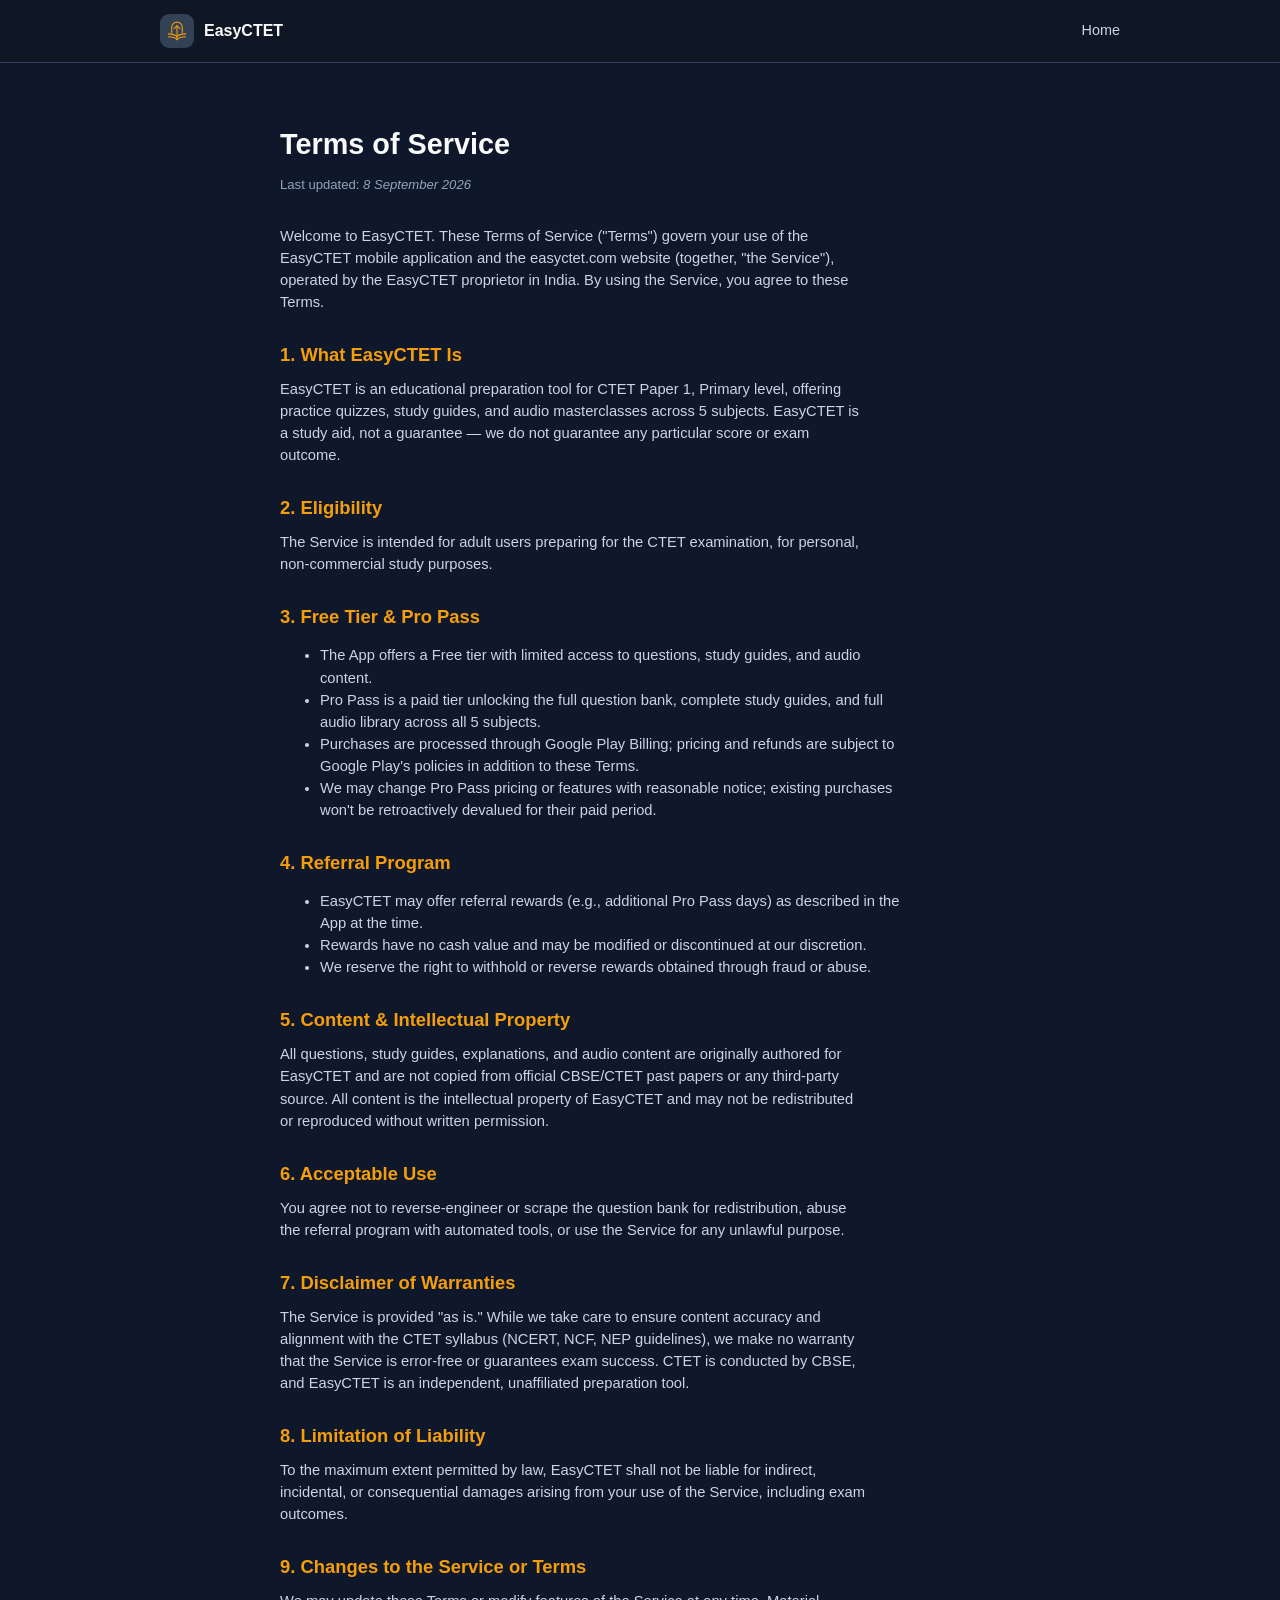
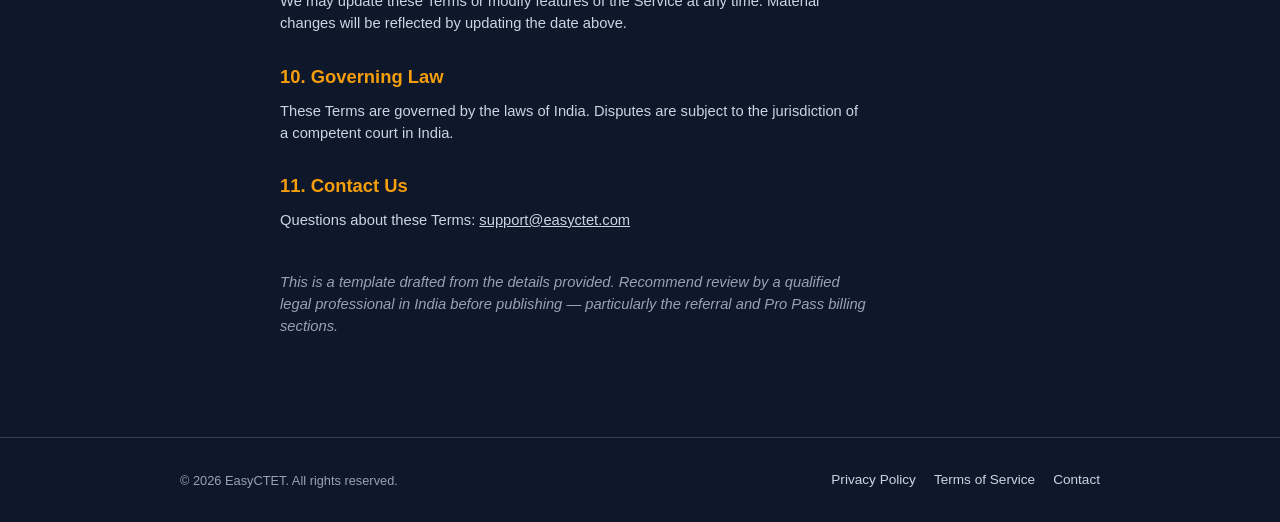
<file: website/terms-of-service.html>
<!DOCTYPE html>
<html lang="en">
<head>
<meta charset="UTF-8">
<meta name="viewport" content="width=device-width, initial-scale=1.0">
<title>Terms of Service — EasyCTET</title>
<link rel="stylesheet" href="assets/style.css">
</head>
<body>

<header class="site-header">
  <div class="wrap nav-row">
    <a href="index.html" class="brand">
      <div class="brand-icon">
        <img src="assets/easyctet-mark-gold.svg" alt="">
      </div>
      <span class="brand-name">EasyCTET</span>
    </a>
    <nav class="links"><a href="index.html">Home</a></nav>
  </div>
</header>

<section class="legal">
  <div class="wrap legal-wrap">
    <h1>Terms of Service</h1>
    <div class="updated">Last updated: <em>8 September 2026</em></div>

    <p>Welcome to EasyCTET. These Terms of Service ("Terms") govern your use of the EasyCTET mobile application and the easyctet.com website (together, "the Service"), operated by the EasyCTET proprietor in India. By using the Service, you agree to these Terms.</p>

    <h2>1. What EasyCTET Is</h2>
    <p>EasyCTET is an educational preparation tool for CTET Paper 1, Primary level, offering practice quizzes, study guides, and audio masterclasses across 5 subjects. EasyCTET is a study aid, not a guarantee — we do not guarantee any particular score or exam outcome.</p>

    <h2>2. Eligibility</h2>
    <p>The Service is intended for adult users preparing for the CTET examination, for personal, non-commercial study purposes.</p>

    <h2>3. Free Tier &amp; Pro Pass</h2>
    <ul>
      <li>The App offers a Free tier with limited access to questions, study guides, and audio content.</li>
      <li>Pro Pass is a paid tier unlocking the full question bank, complete study guides, and full audio library across all 5 subjects.</li>
      <li>Purchases are processed through Google Play Billing; pricing and refunds are subject to Google Play's policies in addition to these Terms.</li>
      <li>We may change Pro Pass pricing or features with reasonable notice; existing purchases won't be retroactively devalued for their paid period.</li>
    </ul>

    <h2>4. Referral Program</h2>
    <ul>
      <li>EasyCTET may offer referral rewards (e.g., additional Pro Pass days) as described in the App at the time.</li>
      <li>Rewards have no cash value and may be modified or discontinued at our discretion.</li>
      <li>We reserve the right to withhold or reverse rewards obtained through fraud or abuse.</li>
    </ul>

    <h2>5. Content &amp; Intellectual Property</h2>
    <p>All questions, study guides, explanations, and audio content are originally authored for EasyCTET and are not copied from official CBSE/CTET past papers or any third-party source. All content is the intellectual property of EasyCTET and may not be redistributed or reproduced without written permission.</p>

    <h2>6. Acceptable Use</h2>
    <p>You agree not to reverse-engineer or scrape the question bank for redistribution, abuse the referral program with automated tools, or use the Service for any unlawful purpose.</p>

    <h2>7. Disclaimer of Warranties</h2>
    <p>The Service is provided "as is." While we take care to ensure content accuracy and alignment with the CTET syllabus (NCERT, NCF, NEP guidelines), we make no warranty that the Service is error-free or guarantees exam success. CTET is conducted by CBSE, and EasyCTET is an independent, unaffiliated preparation tool.</p>

    <h2>8. Limitation of Liability</h2>
    <p>To the maximum extent permitted by law, EasyCTET shall not be liable for indirect, incidental, or consequential damages arising from your use of the Service, including exam outcomes.</p>

    <h2>9. Changes to the Service or Terms</h2>
    <p>We may update these Terms or modify features of the Service at any time. Material changes will be reflected by updating the date above.</p>

    <h2>10. Governing Law</h2>
    <p>These Terms are governed by the laws of India. Disputes are subject to the jurisdiction of a competent court in India.</p>

    <h2>11. Contact Us</h2>
    <p>Questions about these Terms: <a href="mailto:support@easyctet.com">support@easyctet.com</a></p>

    <p class="closing-note"><em>This is a template drafted from the details provided. Recommend review by a qualified legal professional in India before publishing — particularly the referral and Pro Pass billing sections.</em></p>
  </div>
</section>

<footer>
  <div class="wrap footer-row">
    <div class="footer-copy">© 2026 EasyCTET. All rights reserved.</div>
    <div class="footer-links">
      <a href="privacy-policy.html">Privacy Policy</a>
      <a href="terms-of-service.html">Terms of Service</a>
      <a href="mailto:support@easyctet.com">Contact</a>
    </div>
  </div>
</footer>

</body>
</html>
</file>
<file: website/assets/style.css>
/* EasyCTET — Shared Site Styles */
:root{
  --navy-950:#0F172A;
  --navy-900:#1E293B;
  --navy-800:#334155;
  --navy-700:#475569;
  --amber:#B45309;
  --amber-light:#F59E0B;
  --blue:#047857;
  --blue-light:#059669;
  --ink-0:#F8FAFC;
  --ink-300:#CBD5E1;
  --ink-500:#94A3B8;
  --good:#047857;
  --bad:#DC2626;
  --radius:14px;
  --radius-sm:9px;
  --maxw:960px;
}
*{box-sizing:border-box;}
html{scroll-behavior:smooth;}
body{
  margin:0;
  background:var(--navy-950);
  color:var(--ink-0);
  font-family:"Inter",-apple-system,BlinkMacSystemFont,"Segoe UI",sans-serif;
  line-height:1.5;
}
a{color:inherit;}
img{max-width:100%;display:block;}
.wrap{max-width:var(--maxw);margin:0 auto;padding:0 20px;}
section{padding:64px 0;}
h1,h2,h3{font-family:"Outfit","Inter",sans-serif;line-height:1.25;margin:0 0 12px;}
h2{font-size:1.6rem;}
h3{font-size:1.15rem;}
p{color:var(--ink-300);margin:0 0 16px;max-width:66ch;}
.center{text-align:center;margin-left:auto;margin-right:auto;}

/* Buttons */
.btn{
  display:inline-flex;align-items:center;justify-content:center;gap:8px;
  border:none;border-radius:10px;padding:14px 24px;
  font-size:.98rem;font-weight:600;cursor:pointer;font-family:inherit;
  text-decoration:none;transition:filter .15s ease, transform .1s ease;
}
.btn:active{transform:scale(.98);}
.btn-primary{background:var(--amber);color:#1a1002;}
.btn-primary:hover{filter:brightness(1.08);}
.btn-ghost{background:transparent;color:var(--ink-0);border:1px solid var(--navy-700);}
.btn-ghost:hover{border-color:var(--ink-500);}
.compact-btn{padding:9px 16px;font-size:.85rem;}
.btn-row{display:flex;gap:12px;flex-wrap:wrap;}

/* Header / Nav */
header.site-header{
  position:sticky;top:0;z-index:50;
  background:rgba(16,24,37,.92);
  -webkit-backdrop-filter:blur(8px);
  backdrop-filter:blur(8px);
  border-bottom:1px solid var(--navy-800);
}
.nav-row{
  display:flex;align-items:center;justify-content:space-between;
  padding:14px 0;
}
.brand{display:flex;align-items:center;gap:10px;text-decoration:none;}
.brand-icon{
  width:34px;height:34px;border-radius:9px;background:var(--navy-800);
  display:flex;align-items:center;justify-content:center;flex-shrink:0;
}
.brand-icon svg{width:18px;height:18px;stroke:var(--ink-0);}
.brand-icon img{width:24px;height:24px;}
.brand-name{font-weight:700;color:var(--ink-0);}
nav.links{display:flex;gap:22px;font-size:.9rem;}
nav.links a{color:var(--ink-300);text-decoration:none;}
nav.links a:hover{color:var(--ink-0);}
.nav-cta{display:flex;align-items:center;gap:14px;}
.menu-toggle{display:none;background:none;border:none;color:var(--ink-0);font-size:1.4rem;cursor:pointer;}

@media (max-width:720px){
  nav.links{display:none;}
  .menu-toggle{display:block;}
}

/* Hero */
.hero{
  padding:56px 0 40px;text-align:center;position:relative;
  background:
    radial-gradient(ellipse 900px 480px at 50% -8%, rgba(180,83,9,.16), transparent 65%),
    radial-gradient(ellipse 700px 420px at 50% 108%, rgba(4,120,87,.12), transparent 60%);
}
.hero-frame{
  position:relative;
  padding:52px 44px 40px;
  border:1px solid rgba(245,158,11,.22);
  border-radius:20px;
  background:linear-gradient(180deg, rgba(30,41,59,.5), rgba(15,23,42,.1));
  box-shadow:0 0 0 1px rgba(15,23,42,.35), 0 24px 64px -28px rgba(0,0,0,.55), 0 0 90px -35px rgba(180,83,9,.3);
}
.hero-frame::before{
  content:"";position:absolute;top:0;left:12%;right:12%;height:1px;
  background:linear-gradient(90deg, transparent, rgba(245,158,11,.6), rgba(4,120,87,.6), transparent);
}
@media (max-width:640px){.hero-frame{padding:40px 20px 32px;border-radius:16px;}}
.eyebrow{
  display:inline-block;font-size:.78rem;color:var(--amber-light);
  border:1px solid rgba(203,108,31,.35);background:rgba(203,108,31,.1);
  padding:5px 12px;border-radius:999px;margin-bottom:20px;
}
.hero h1{font-size:2.6rem;margin-bottom:4px;}
.hero-lockup{display:flex;align-items:center;justify-content:center;gap:12px;margin:6px 0 12px;color:var(--ink-0);font:600 1.45rem/1 "Outfit","Inter",sans-serif;}
.hero-lockup img{width:42px;height:42px;}
.sanskrit{color:var(--amber-light);font-size:1.15rem;margin-bottom:6px;}
.sanskrit-translit{color:var(--ink-500);font-size:.82rem;font-style:italic;margin-bottom:22px;}
.hero .sub{max-width:52ch;margin:0 auto 28px;font-size:1.02rem;}
.hero-actions{margin-top:22px;}
.hero-mockup{margin:32px auto 8px;max-width:260px;}
.hero-mockup img{border-radius:22px;border:1px solid var(--navy-700);box-shadow:0 24px 60px -20px rgba(0,0,0,.55);}
.countdown-note{font-size:.78rem;color:var(--ink-500);margin-top:-18px;}
.hero-trust{display:grid;grid-template-columns:repeat(4,1fr);gap:10px;margin:30px auto 0;max-width:880px;text-align:left;}
.hero-trust-item{display:flex;flex-direction:column;gap:3px;padding:12px 13px;background:rgba(30,41,59,.72);border:1px solid var(--navy-800);border-radius:var(--radius-sm);}
.hero-trust-item strong{font-family:"Outfit","Inter",sans-serif;font-size:.83rem;color:var(--ink-0);}
.hero-trust-item span{font-size:.72rem;line-height:1.35;color:var(--ink-500);}
@media (max-width:720px){.hero-trust{grid-template-columns:repeat(2,1fr);text-align:center;}.hero-trust-item{align-items:center;}}

/* Countdown */
.countdown{
  display:flex;gap:10px;justify-content:center;margin-bottom:30px;flex-wrap:wrap;
}
.cd-box{
  background:var(--navy-900);border:1px solid var(--navy-800);
  border-radius:10px;padding:12px 16px;min-width:72px;
}
.cd-box .num{font-size:1.5rem;font-weight:800;color:var(--amber-light);font-variant-numeric:tabular-nums;}
.cd-box .lbl{font-size:.66rem;color:var(--ink-500);text-transform:uppercase;letter-spacing:.04em;margin-top:2px;}

.hero .btn-row{justify-content:center;}

/* Trust pillars */
.pillars{display:grid;grid-template-columns:repeat(3,1fr);gap:16px;}
.pillar{
  background:var(--navy-900);border:1px solid var(--navy-800);
  border-radius:var(--radius);padding:22px 18px;
}
.pillar .icon{font-size:1.5rem;margin-bottom:10px;}
.pillar h3{margin-bottom:6px;}
.pillar p{font-size:.88rem;margin-bottom:0;}

@media (max-width:720px){
  .pillars{grid-template-columns:1fr;}
  .hero h1{font-size:2.1rem;}
  .hero-lockup{font-size:1.25rem;}
  .hero-lockup img{width:36px;height:36px;}
}

/* Section heading block */
.section-head{max-width:56ch;margin:0 auto 34px;text-align:center;}
.section-head .tag{color:var(--amber-light);font-size:.82rem;font-weight:600;margin-bottom:8px;display:block;}

/* Subject grid */
.subject-grid{display:flex;flex-wrap:wrap;justify-content:center;gap:14px;margin-bottom:22px;}
.subject-card{
  background:var(--navy-900);border:1px solid var(--navy-800);border-radius:var(--radius-sm);
  padding:18px 16px;flex:1 1 190px;max-width:220px;
}
.subject-card h4{margin:0 0 6px;font-size:.98rem;}
.subject-card p{font-size:.82rem;margin:0;}
.propass-callout{
  background:rgba(180,84,9,.12);
  border:1px solid rgba(203,108,31,.3);border-radius:var(--radius);
  padding:18px 20px;display:flex;align-items:center;justify-content:space-between;gap:14px;flex-wrap:wrap;
}
.propass-callout strong{color:var(--amber-light);}

/* Study formats */
.format-grid{display:flex;flex-wrap:wrap;justify-content:center;gap:16px;}
.format-card{background:var(--navy-900);border:1px solid var(--navy-800);border-radius:var(--radius);padding:22px 18px;flex:1 1 260px;max-width:300px;}
.format-card .icon{font-size:1.4rem;margin-bottom:10px;}
@media (max-width:720px){.format-card{flex-basis:100%;max-width:none;}}

.audio-samples{margin-top:24px;background:var(--navy-900);border:1px solid var(--navy-800);border-radius:var(--radius);padding:22px 24px;}
.audio-samples-intro{margin:0 0 16px;color:var(--ink-0);font-weight:600;font-size:.92rem;}
.audio-sample{margin-bottom:16px;}
.audio-sample:last-child{margin-bottom:0;}
.audio-sample-title{display:flex;align-items:center;justify-content:space-between;gap:10px;margin-bottom:8px;font-size:.88rem;color:var(--ink-300);flex-wrap:wrap;}
.audio-sample-tag{flex-shrink:0;font-size:.7rem;color:var(--amber-light);border:1px solid rgba(203,108,31,.35);background:rgba(203,108,31,.1);padding:2px 9px;border-radius:999px;}
.audio-sample audio{width:100%;}

/* Screenshot gallery */
.shot-grid{display:flex;flex-wrap:wrap;justify-content:center;gap:20px;}
.shot-card{margin:0;flex:1 1 240px;max-width:270px;background:var(--navy-900);border:1px solid var(--navy-800);border-radius:var(--radius);padding:14px 14px 18px;}
.shot-card img{border-radius:12px;border:1px solid var(--navy-800);margin-bottom:12px;}
.shot-card figcaption{font-size:.85rem;color:var(--ink-300);}
.shot-note{display:block;margin-top:6px;font-size:.72rem;color:var(--amber-light);}
@media (max-width:720px){.shot-card{flex-basis:100%;max-width:340px;}}

/* Pricing */
.pricing-grid{display:grid;grid-template-columns:1fr 1fr;gap:16px;margin-bottom:24px;}
.price-card{background:var(--navy-900);border:1px solid var(--navy-800);border-radius:var(--radius);padding:22px 20px;}
.price-card.pro{border-color:rgba(203,108,31,.4);background:rgba(203,108,31,.06);}
.price-card h3{margin-bottom:4px;}
.card-subtitle{margin-bottom:0;}
.price-row{display:flex;align-items:baseline;gap:10px;margin:12px 0 2px;}
.price-new{color:var(--amber-light);font-size:1.7rem;font-weight:800;font-family:"Outfit","Inter",sans-serif;}
.price-code{margin:0;font-size:.78rem;color:var(--ink-500);}
.price-card ul{margin:12px 0 0;padding-left:18px;color:var(--ink-300);font-size:.88rem;}
.price-card li{margin-bottom:6px;}
@media (max-width:720px){.pricing-grid{grid-template-columns:1fr;}}

/* Subject topic briefs */
.topic-block{background:var(--navy-900);border:1px solid var(--navy-800);border-radius:var(--radius);padding:22px 20px;margin-bottom:14px;}
.coverage-grid{display:flex;flex-wrap:wrap;justify-content:center;gap:14px;margin-bottom:28px;}
.coverage-card{background:var(--navy-900);border:1px solid var(--navy-800);border-radius:var(--radius);padding:22px 20px;flex:1 1 380px;max-width:440px;}
.coverage-card h3{margin-bottom:7px;}
.coverage-card p{font-size:.88rem;}
.topic-list{display:grid;grid-template-columns:repeat(2,minmax(0,1fr));gap:6px 18px;margin:14px 0 0;padding-left:18px;color:var(--ink-300);font-size:.8rem;}
.topic-list li{padding-left:2px;}
@media (max-width:720px){.coverage-card{flex-basis:100%;max-width:none;}.topic-list{grid-template-columns:1fr;}}
.subject-pill{
  display:inline-block;font-size:.7rem;font-weight:600;padding:4px 10px;border-radius:6px;
  background:rgba(51,115,224,.16);color:var(--blue-light);border:1px solid rgba(51,115,224,.35);margin-bottom:12px;
}
.topic-block h3{margin-bottom:6px;}
.section-cta{justify-content:center;margin-top:10px;}
.sample-q{
  margin-top:14px;background:var(--navy-800);border-radius:10px;padding:14px 16px;
}
.sample-q .q{font-size:.92rem;margin-bottom:10px;color:var(--ink-0);white-space:pre-line;}
.sample-q .opts{font-size:.85rem;color:var(--ink-300);margin-bottom:10px;}
.sample-q details summary{cursor:pointer;color:var(--amber-light);font-size:.85rem;font-weight:600;}
.sample-q .answer{margin-top:8px;font-size:.85rem;color:var(--ink-300);}
.gate-line{font-size:.8rem;color:var(--ink-500);margin-top:10px;margin-bottom:0;}

/* FAQ */
.faq-category{
  font-size:.78rem;font-weight:700;letter-spacing:.04em;text-transform:uppercase;
  color:var(--amber-light);margin:28px 0 4px;
}
.faq-category:first-of-type{margin-top:0;}
.faq-item{border-bottom:1px solid var(--navy-800);padding:16px 0;}
.faq-q{
  display:flex;justify-content:space-between;align-items:center;cursor:pointer;
  font-weight:600;font-size:.98rem;
}
.faq-q .plus{color:var(--amber-light);font-size:1.2rem;transition:transform .2s ease;}
.faq-item.open .faq-q .plus{transform:rotate(45deg);}
.faq-a{display:none;margin-top:10px;font-size:.9rem;color:var(--ink-300);}
.faq-item.open .faq-a{display:block;}

/* Final CTA */
.final-cta{
  text-align:center;background:var(--navy-900);border:1px solid var(--navy-800);
  border-radius:var(--radius);padding:40px 24px;
}
.final-sanskrit{margin-bottom:10px;}
.cta-actions{justify-content:center;}

/* Footer */
footer{border-top:1px solid var(--navy-800);padding:32px 0;margin-top:20px;}
.footer-row{display:flex;justify-content:space-between;align-items:center;flex-wrap:wrap;gap:14px;}
.footer-links{display:flex;gap:18px;font-size:.85rem;}
.footer-links a{color:var(--ink-300);text-decoration:none;}
.footer-links a:hover{color:var(--ink-0);}
.footer-copy{color:var(--ink-500);font-size:.8rem;}

/* Legal pages */
.legal h1{font-size:1.8rem;}
.legal-wrap{max-width:760px;}
.legal h2{font-size:1.15rem;margin-top:30px;color:var(--amber-light);}
.legal p, .legal li{color:var(--ink-300);font-size:.92rem;max-width:72ch;}
.legal .updated{color:var(--ink-500);font-size:.82rem;margin-bottom:30px;}
.legal em{color:var(--ink-500);}
.legal .closing-note{margin-top:40px;}
</file>
